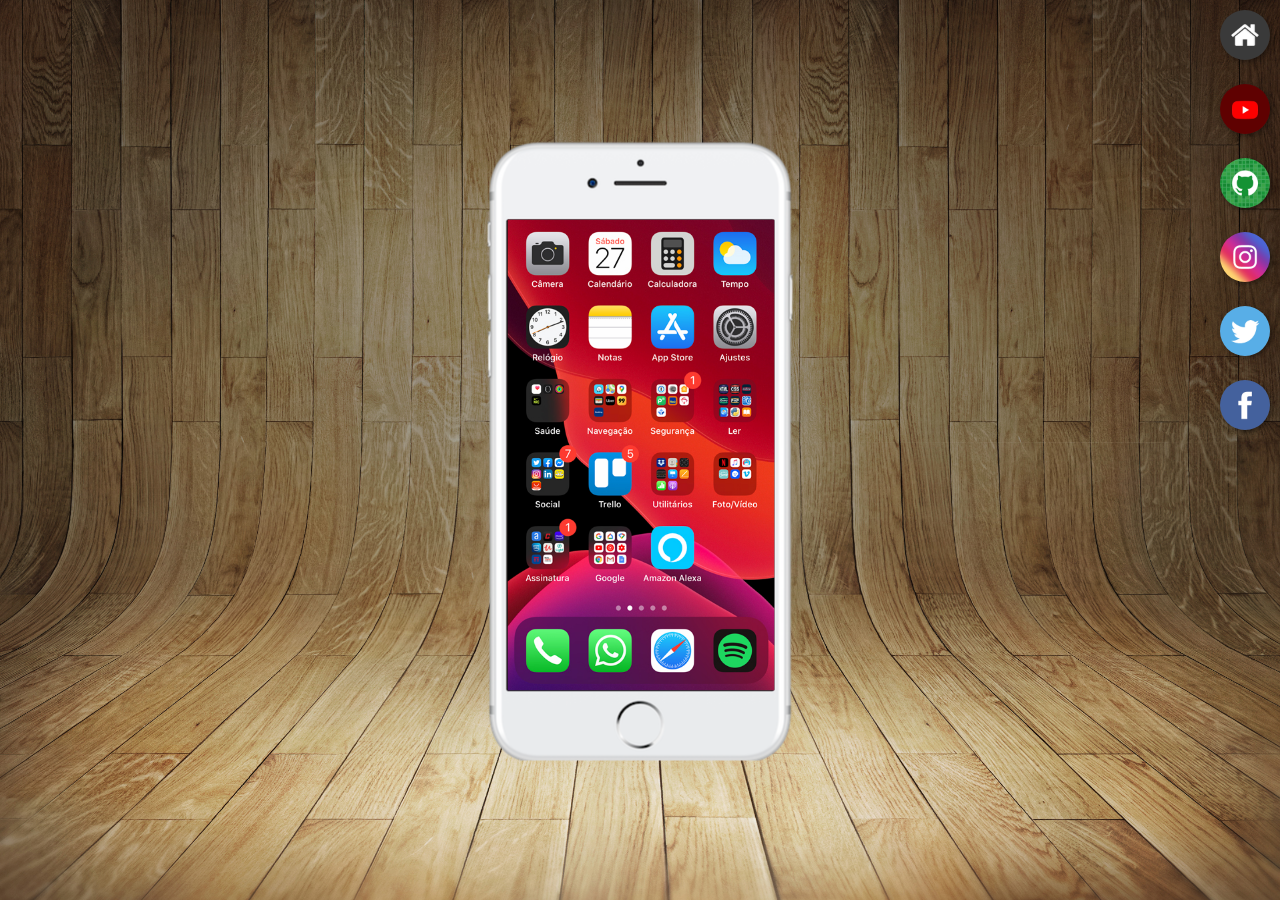
<file: index.html>
<!DOCTYPE html>
<html lang="pt-br">
<head>
    <meta charset="UTF-8">
    <meta name="viewport" content="width=device-width, initial-scale=1.0">
    <title>Projeto Redes Sociais</title>
    <link rel="shortcut icon" href="favicon.ico" type="image/x-icon">
    <link rel="stylesheet" href="estilos/style.css">
</head>
<body>
    <main>
        <section id="telefone">
            <iframe src="home.html" name="tela" id="tela" frameborder="0">
                Seu navegador não é compatível com isso.
            </iframe>
        </section>
        <section id="redes-sociais">

            <a href="home.html" target="tela"><img src="imagens/logo-home.jpg" alt="Home"></a> <br>

            <a href="youtube.html" target="tela"><img src="imagens/logo-youtube.jpg" alt="YouTube"></a> <br>        

            <a href="github.html" target="tela"><img src="imagens/logo-github.jpg" alt="Github"></a> <br>

            <a href="instagram.html" target="tela"><img src="imagens/logo-instagram.jpg" alt="Instagram"></a> <br>

            <a href="twitter.html" target="tela"><img src="imagens/logo-twitter.jpg" alt="Twitter"></a> <br>

            <a href="facebbook.html" target="tela"><img src="imagens/logo-facebook.jpg" alt="Facebook"></a> <br>
            

        </section>
    </main>
</body>
</html>
</file>
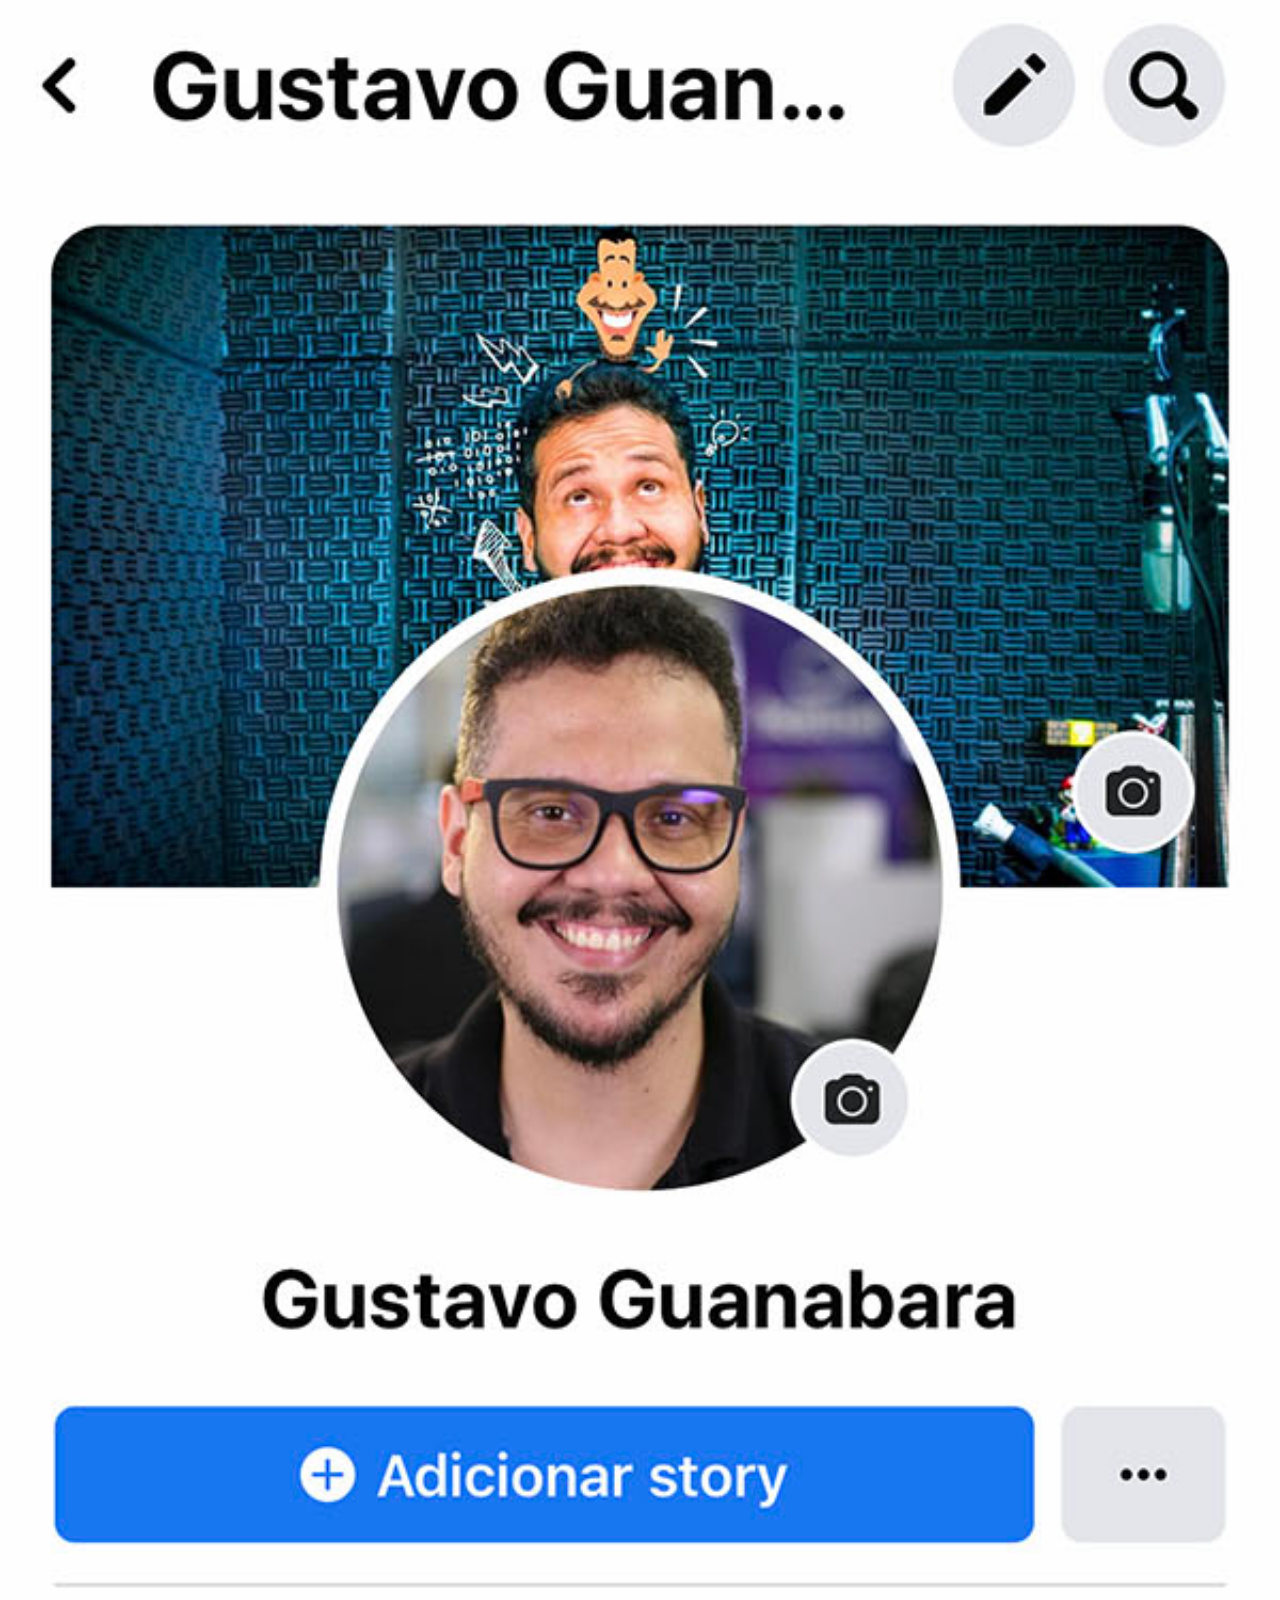
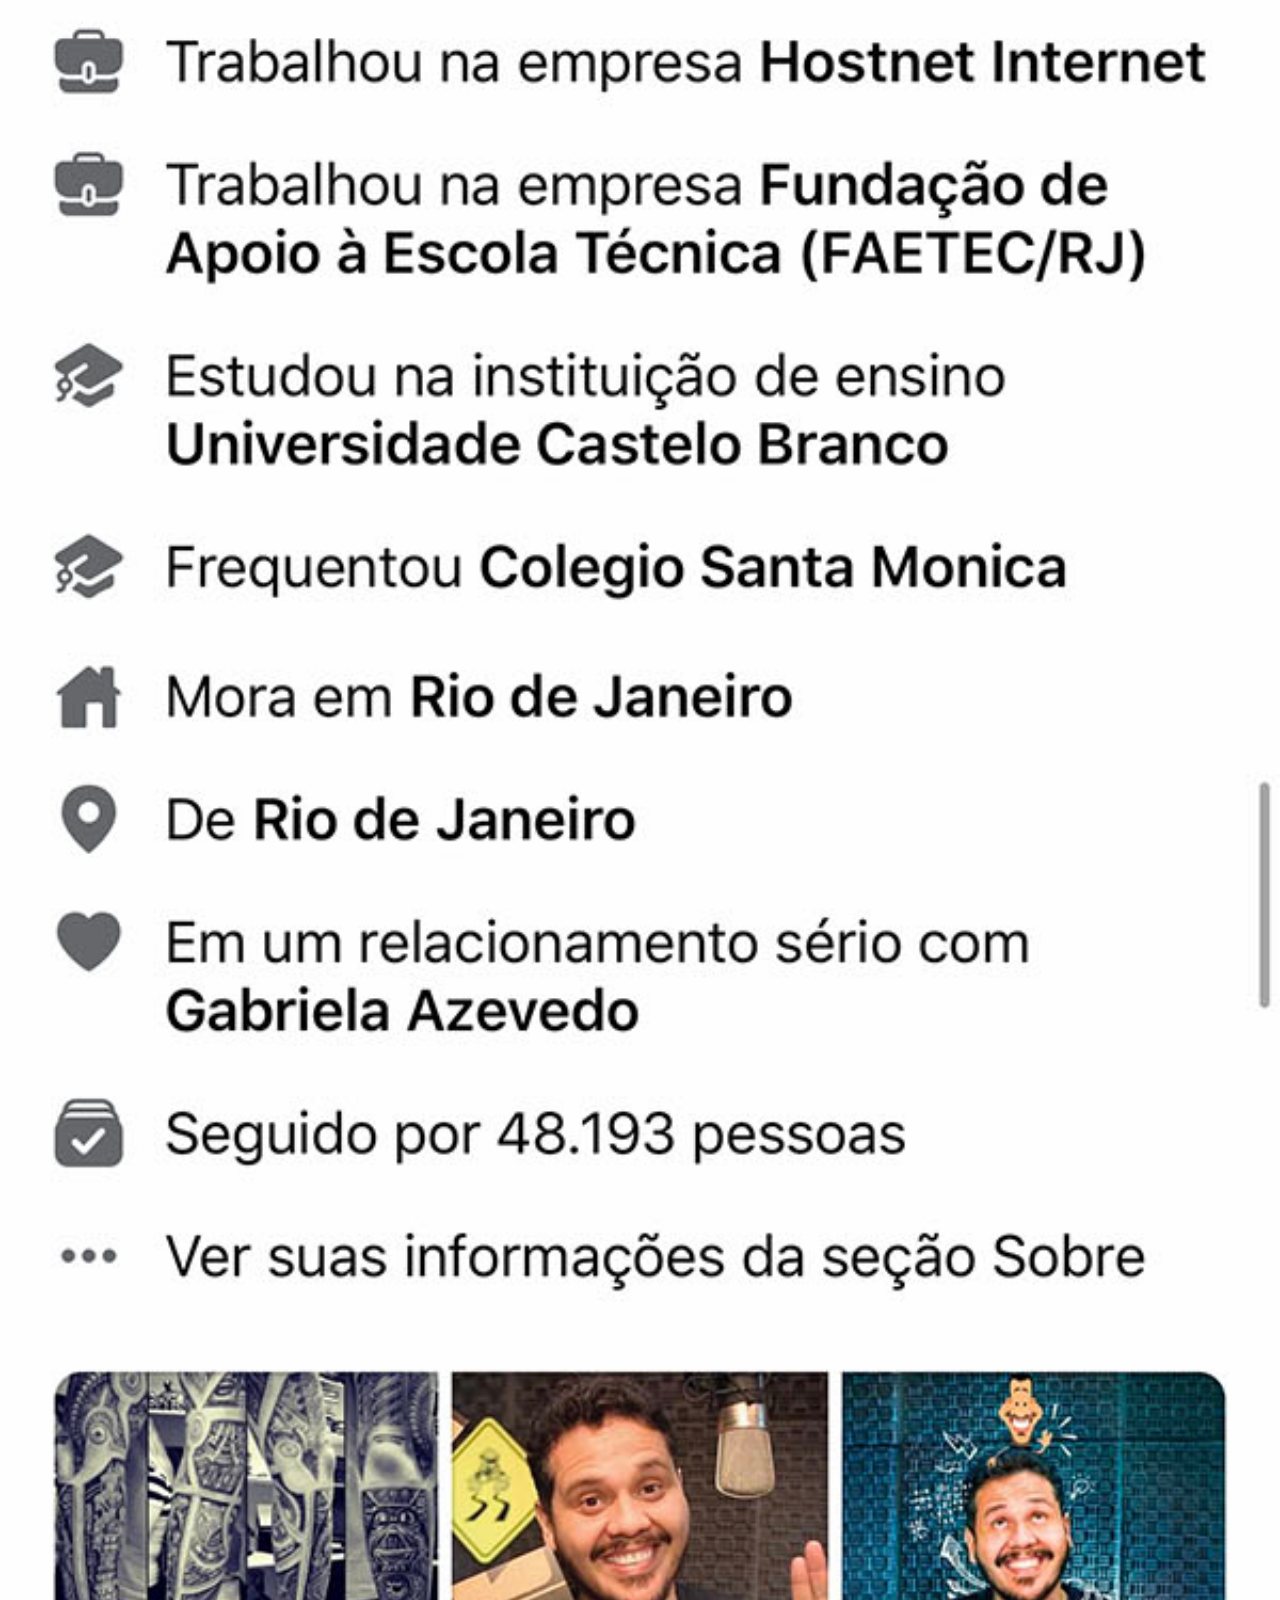
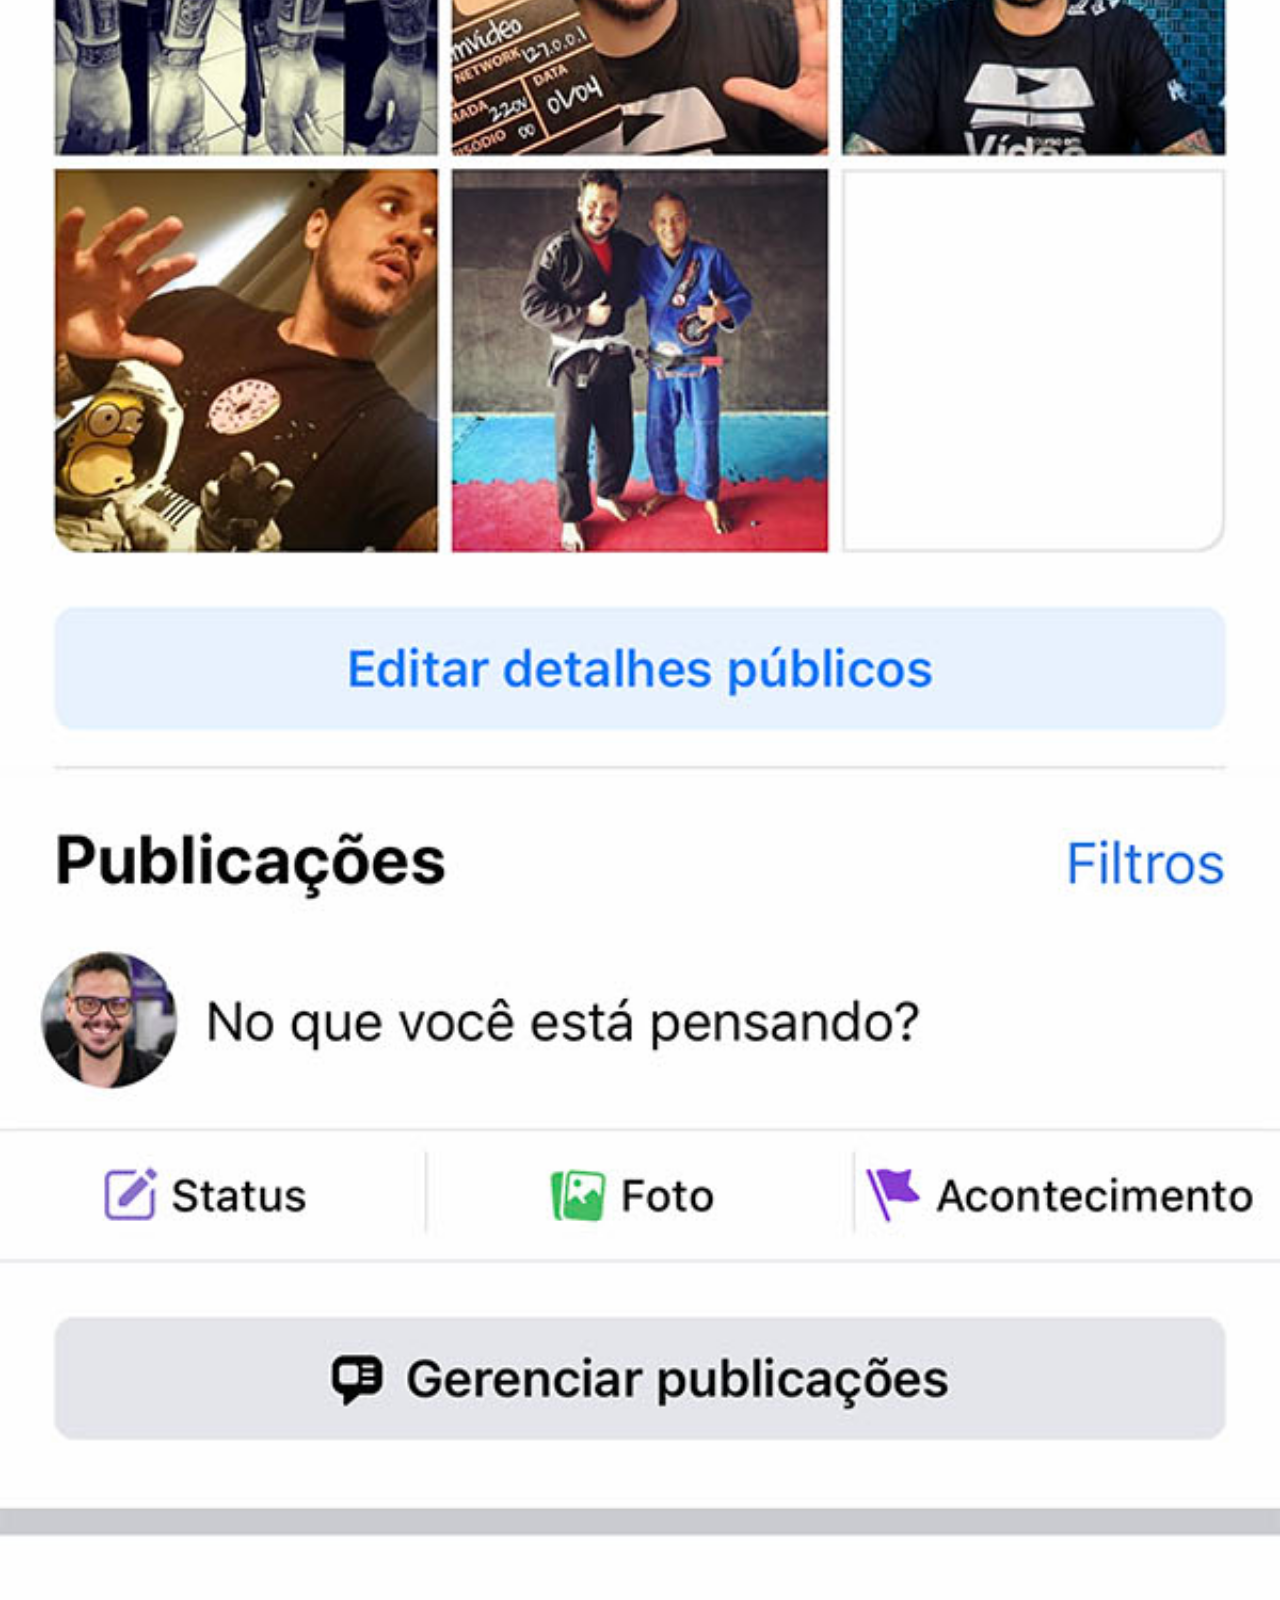
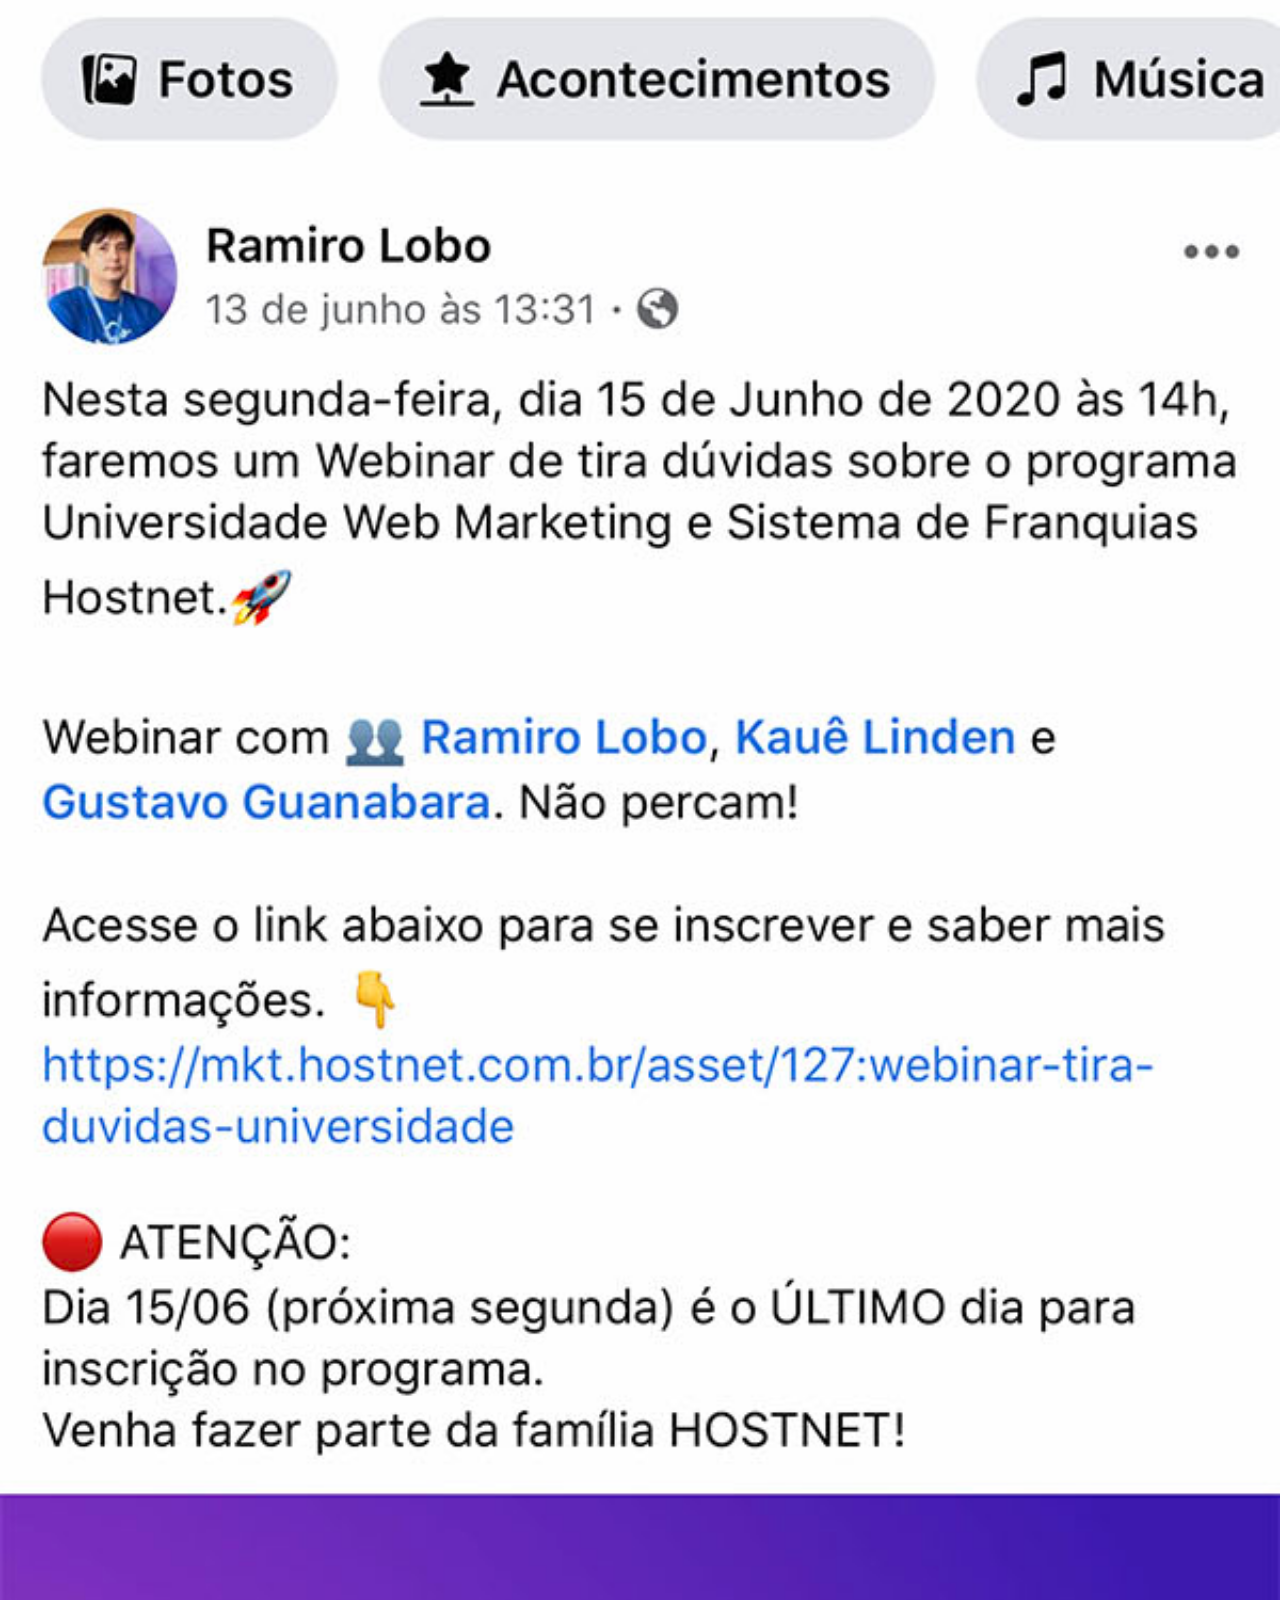
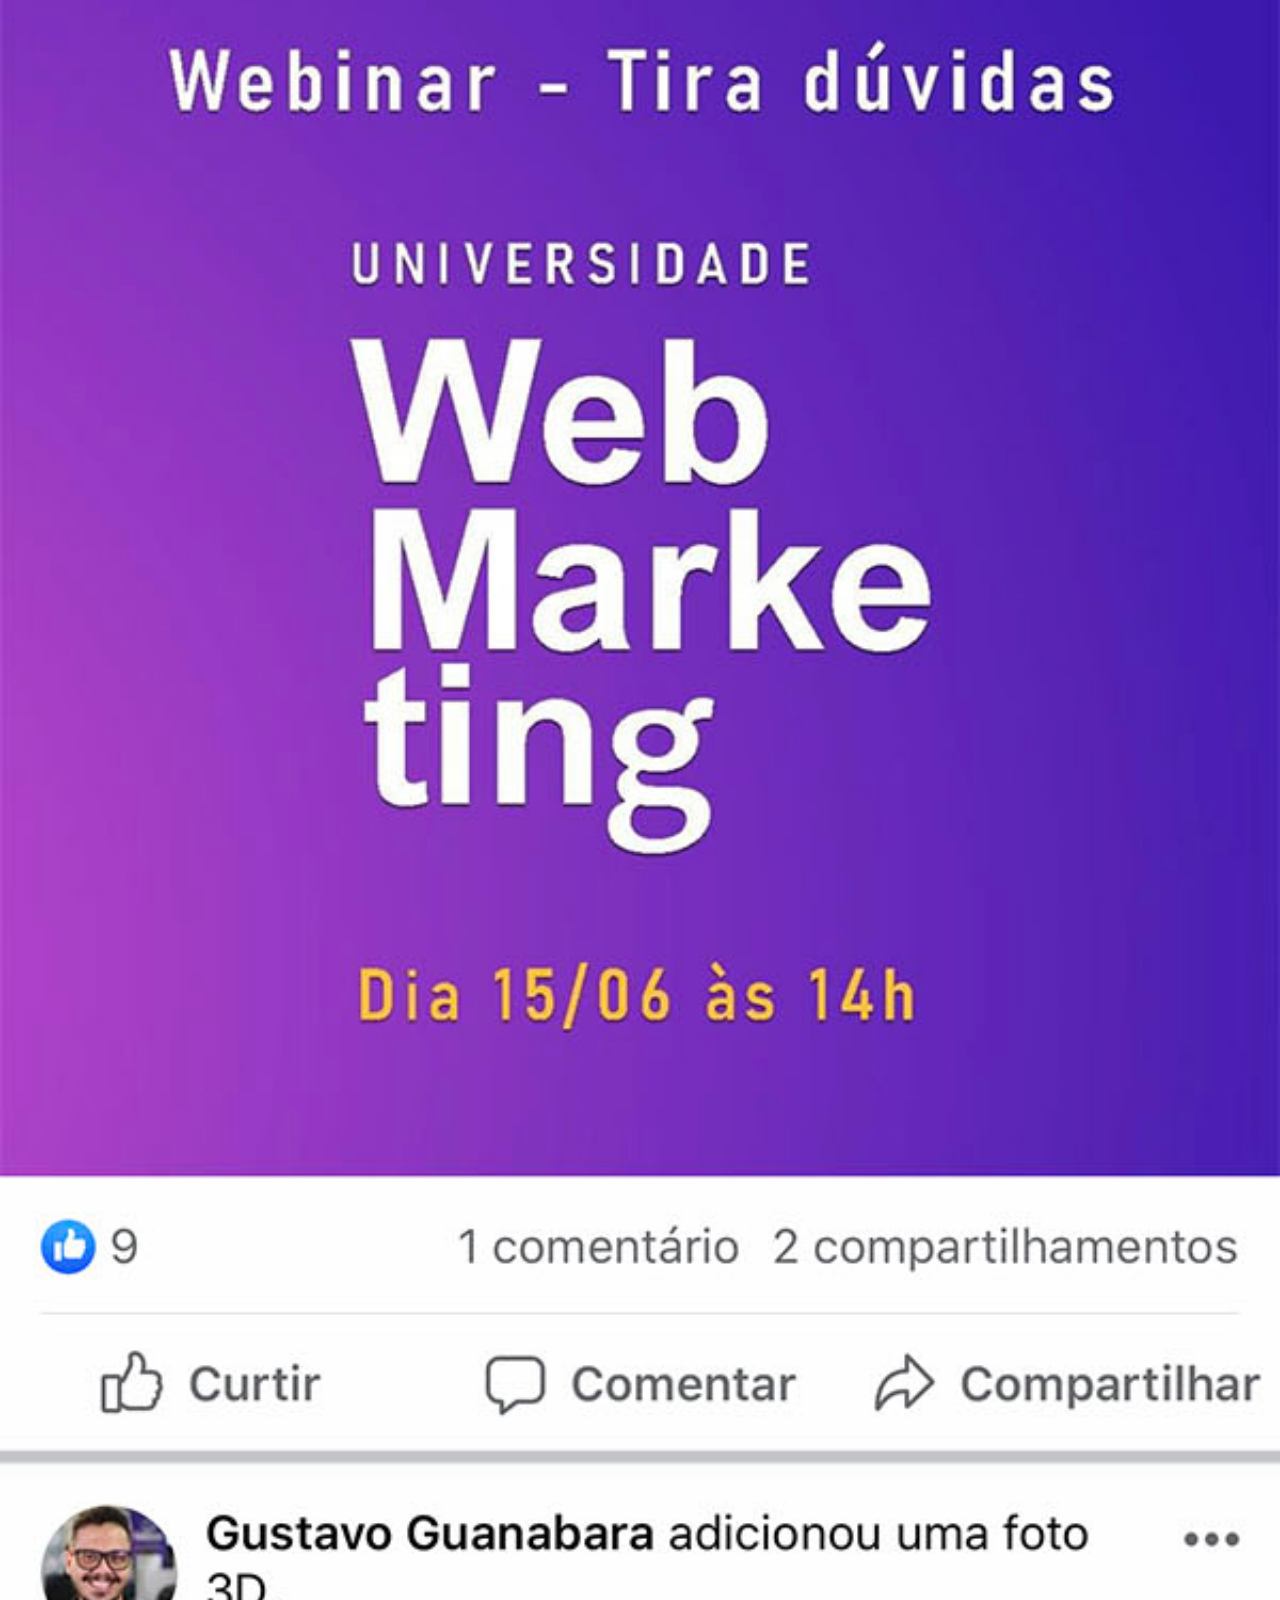
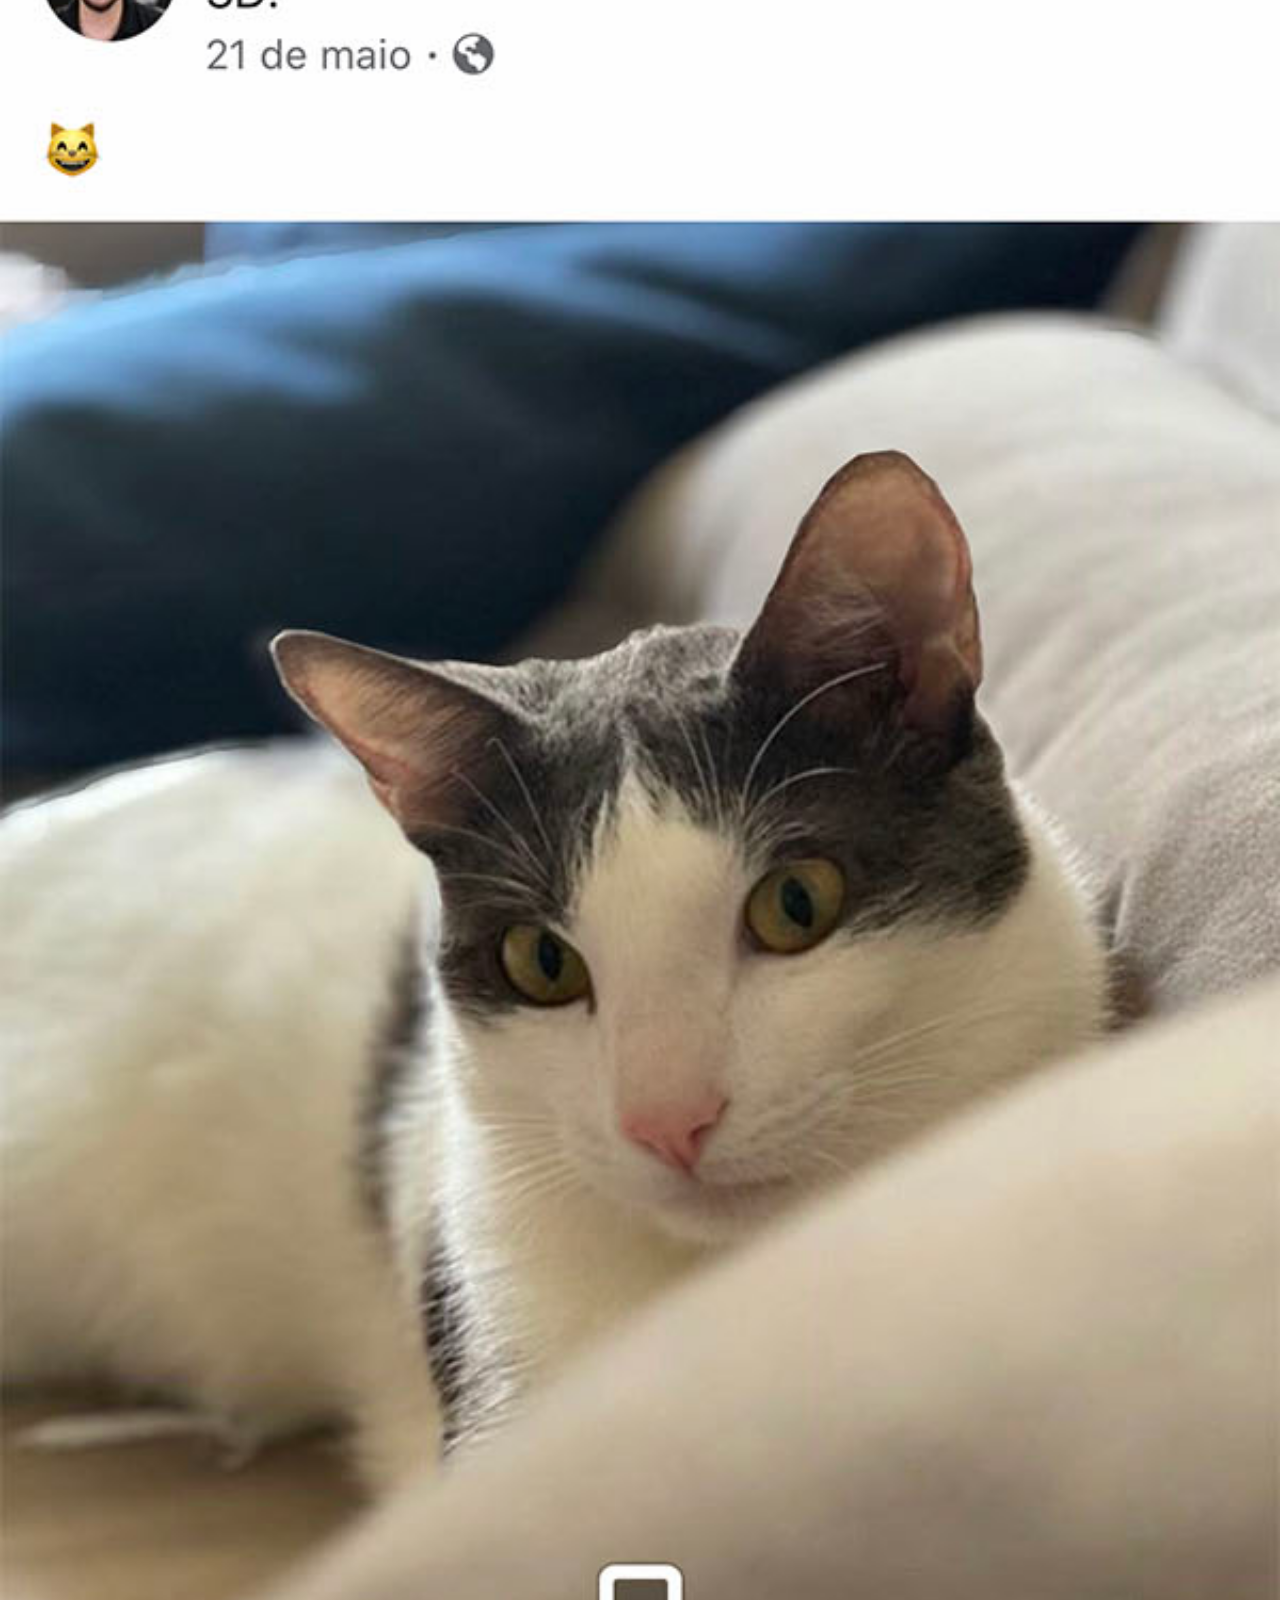
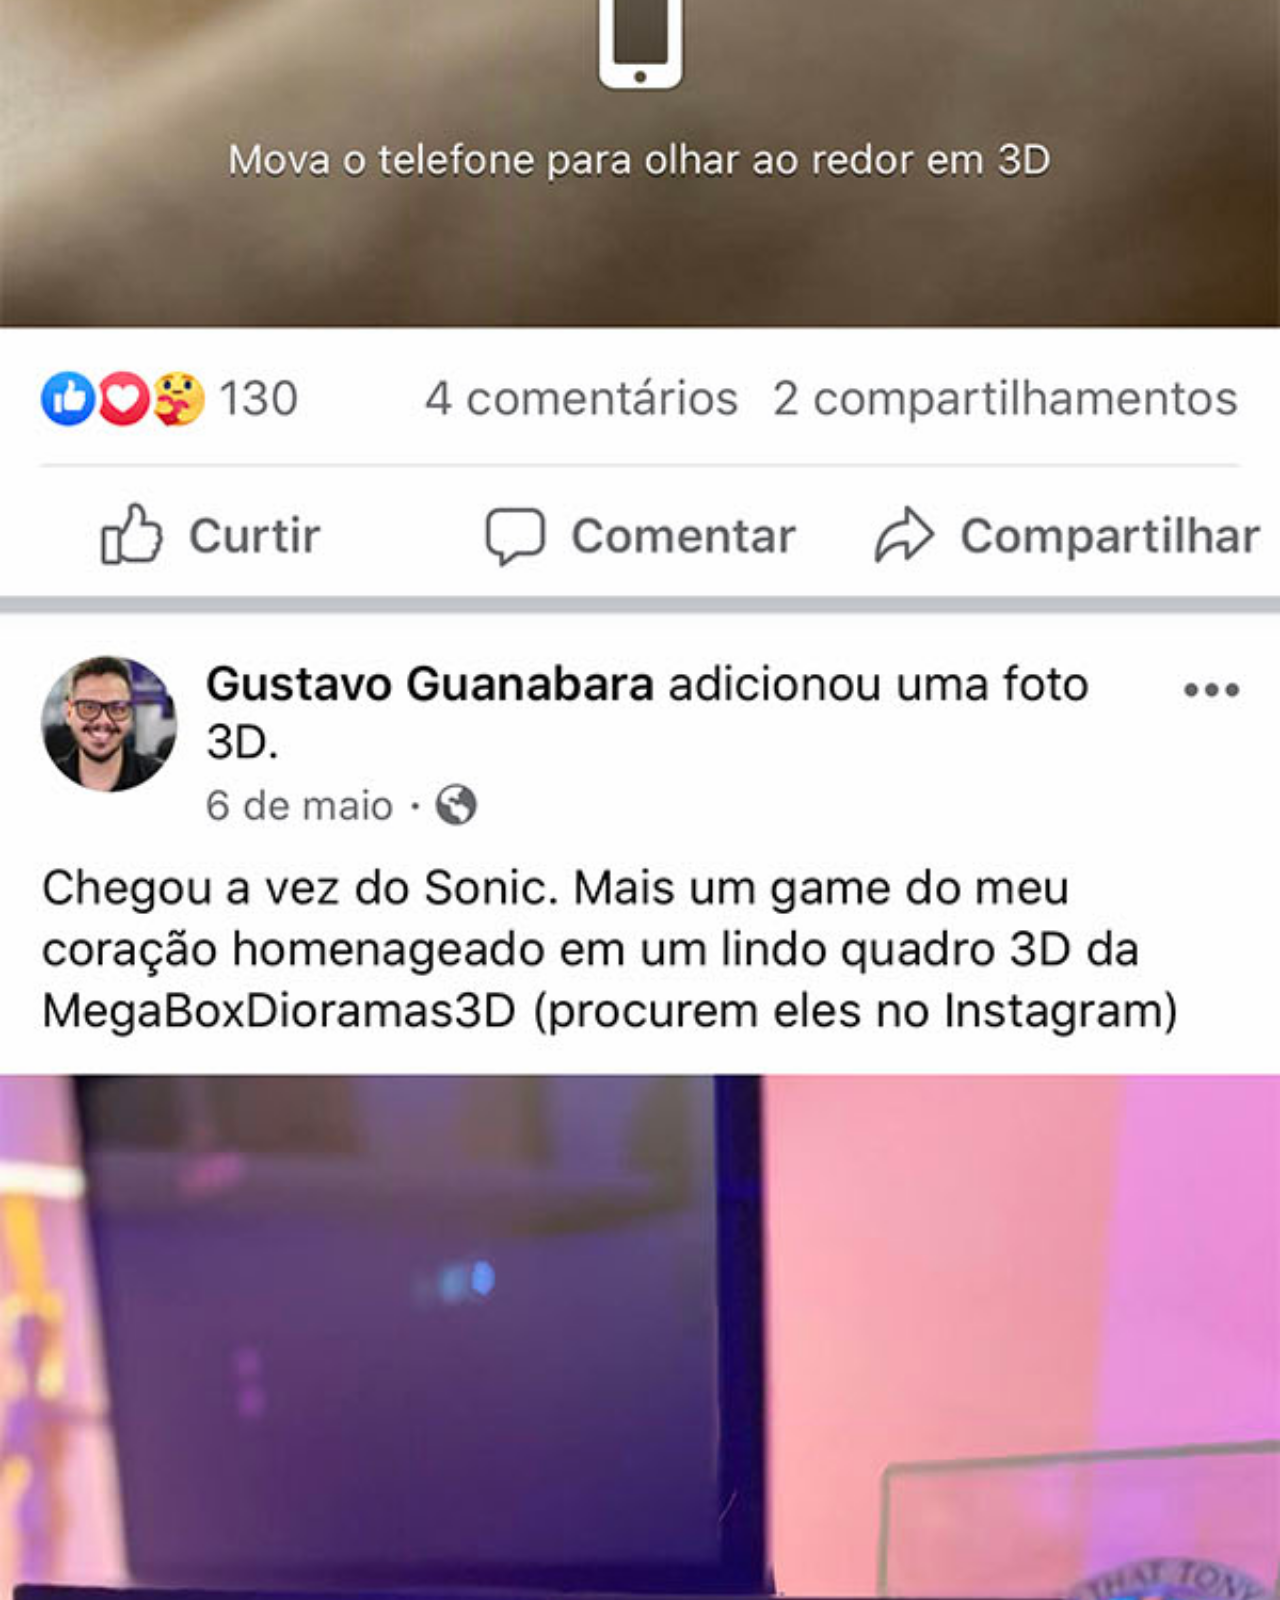
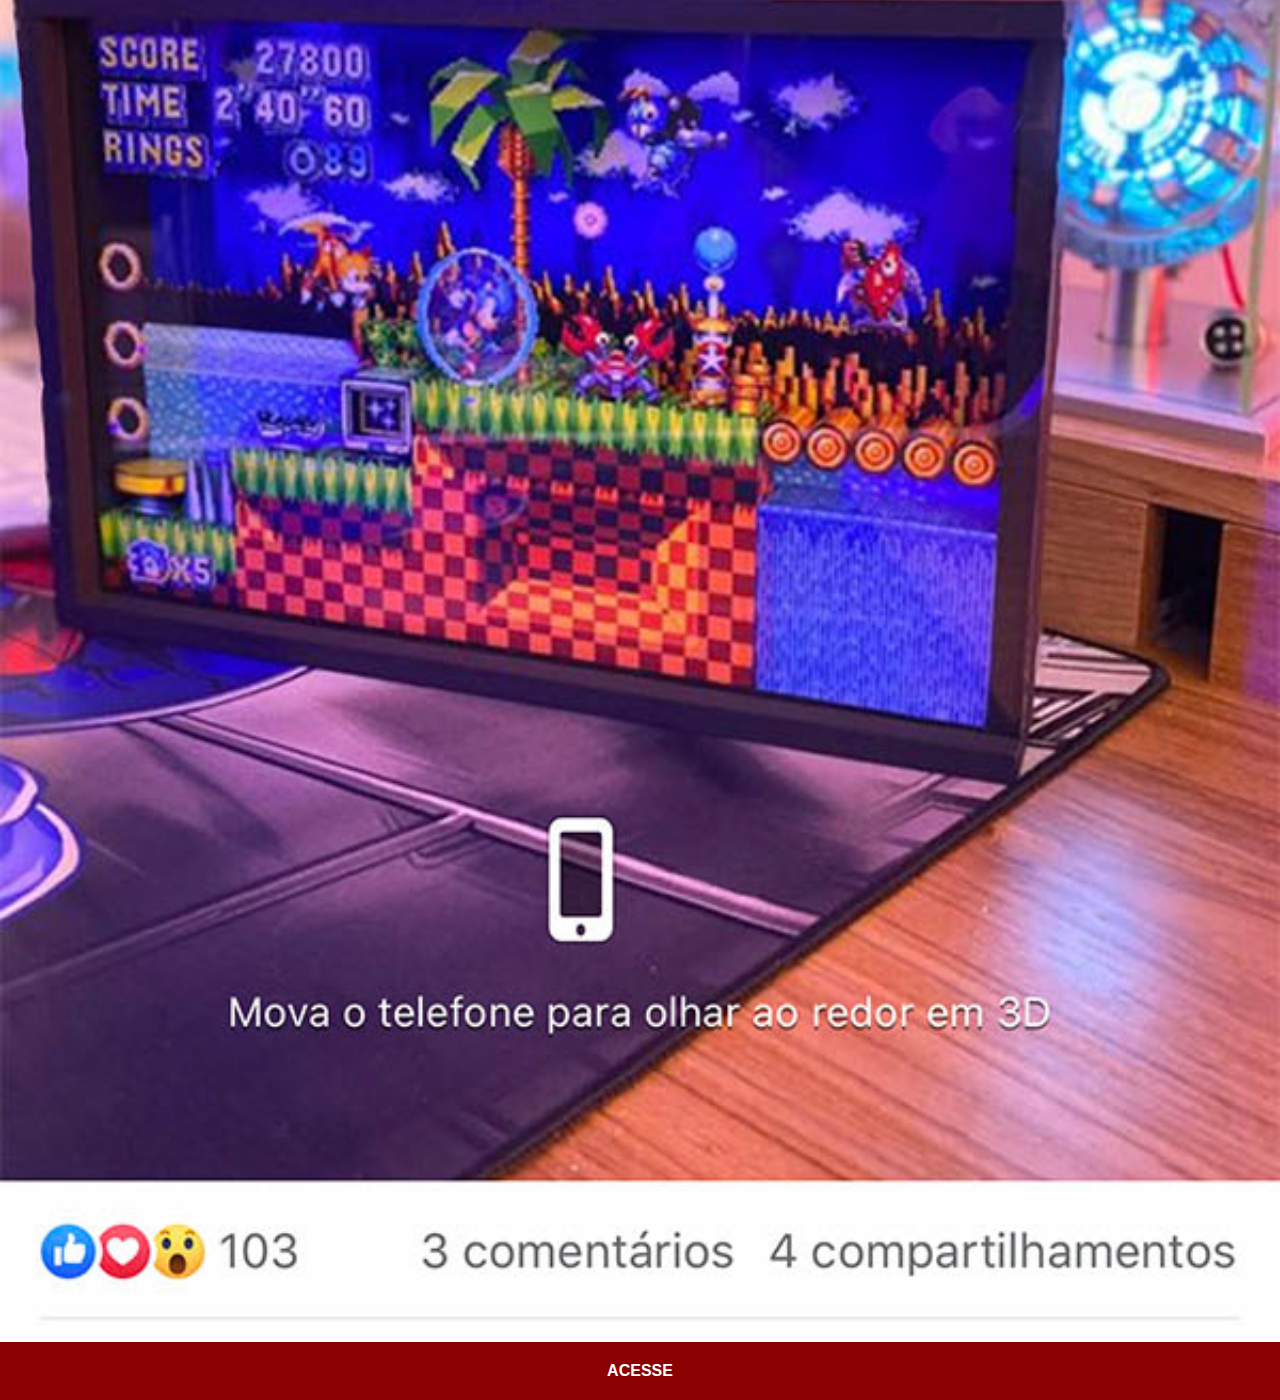
<file: facebbook.html>
<!DOCTYPE html>
<html lang="pt-br">
<head>
    <meta charset="UTF-8">
    <meta name="viewport" content="width=device-width, initial-scale=1.0">
    <title>Facebook</title>
    <link rel="stylesheet" href="estilos/social.css">
</head>
<body>
    <img src="imagens/tela-facebook.jpg" alt="Facebook">
    <a href="#" target="_blank">ACESSE</a>
</body>
</html>
</file>
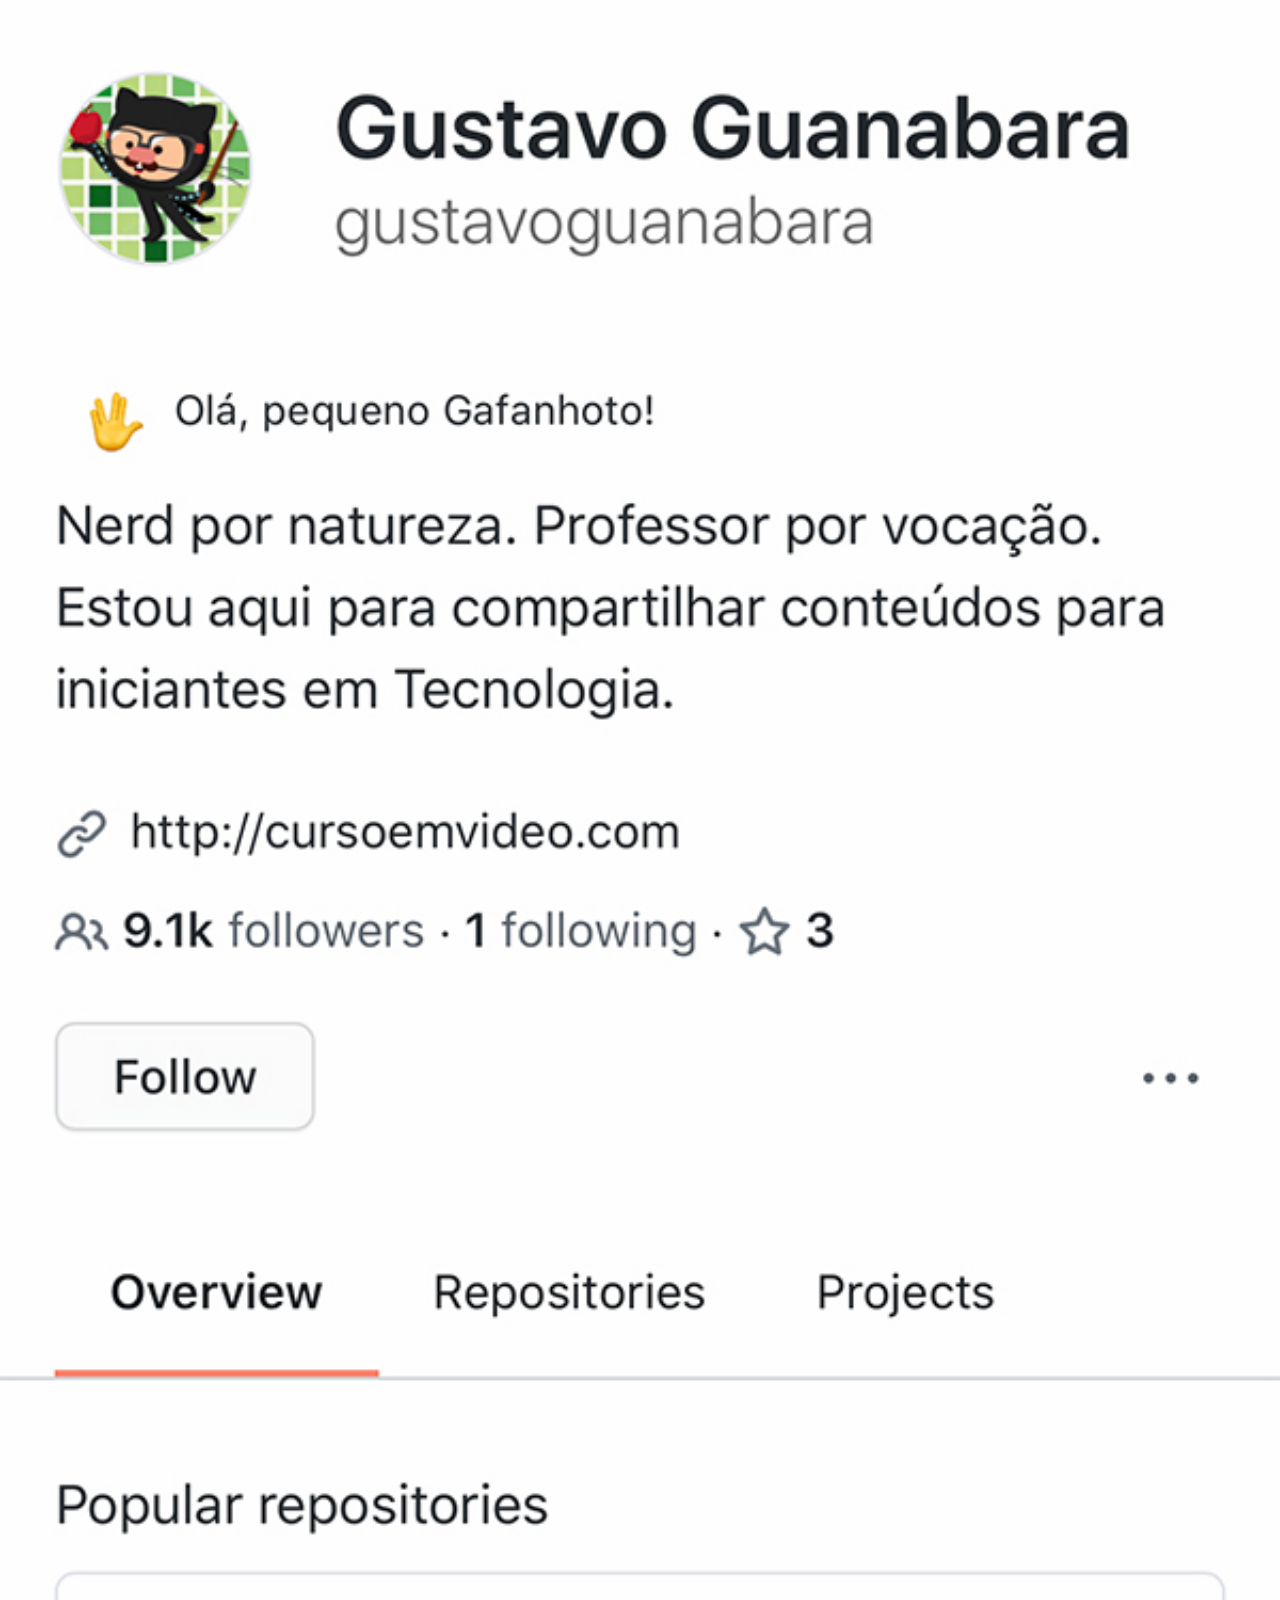
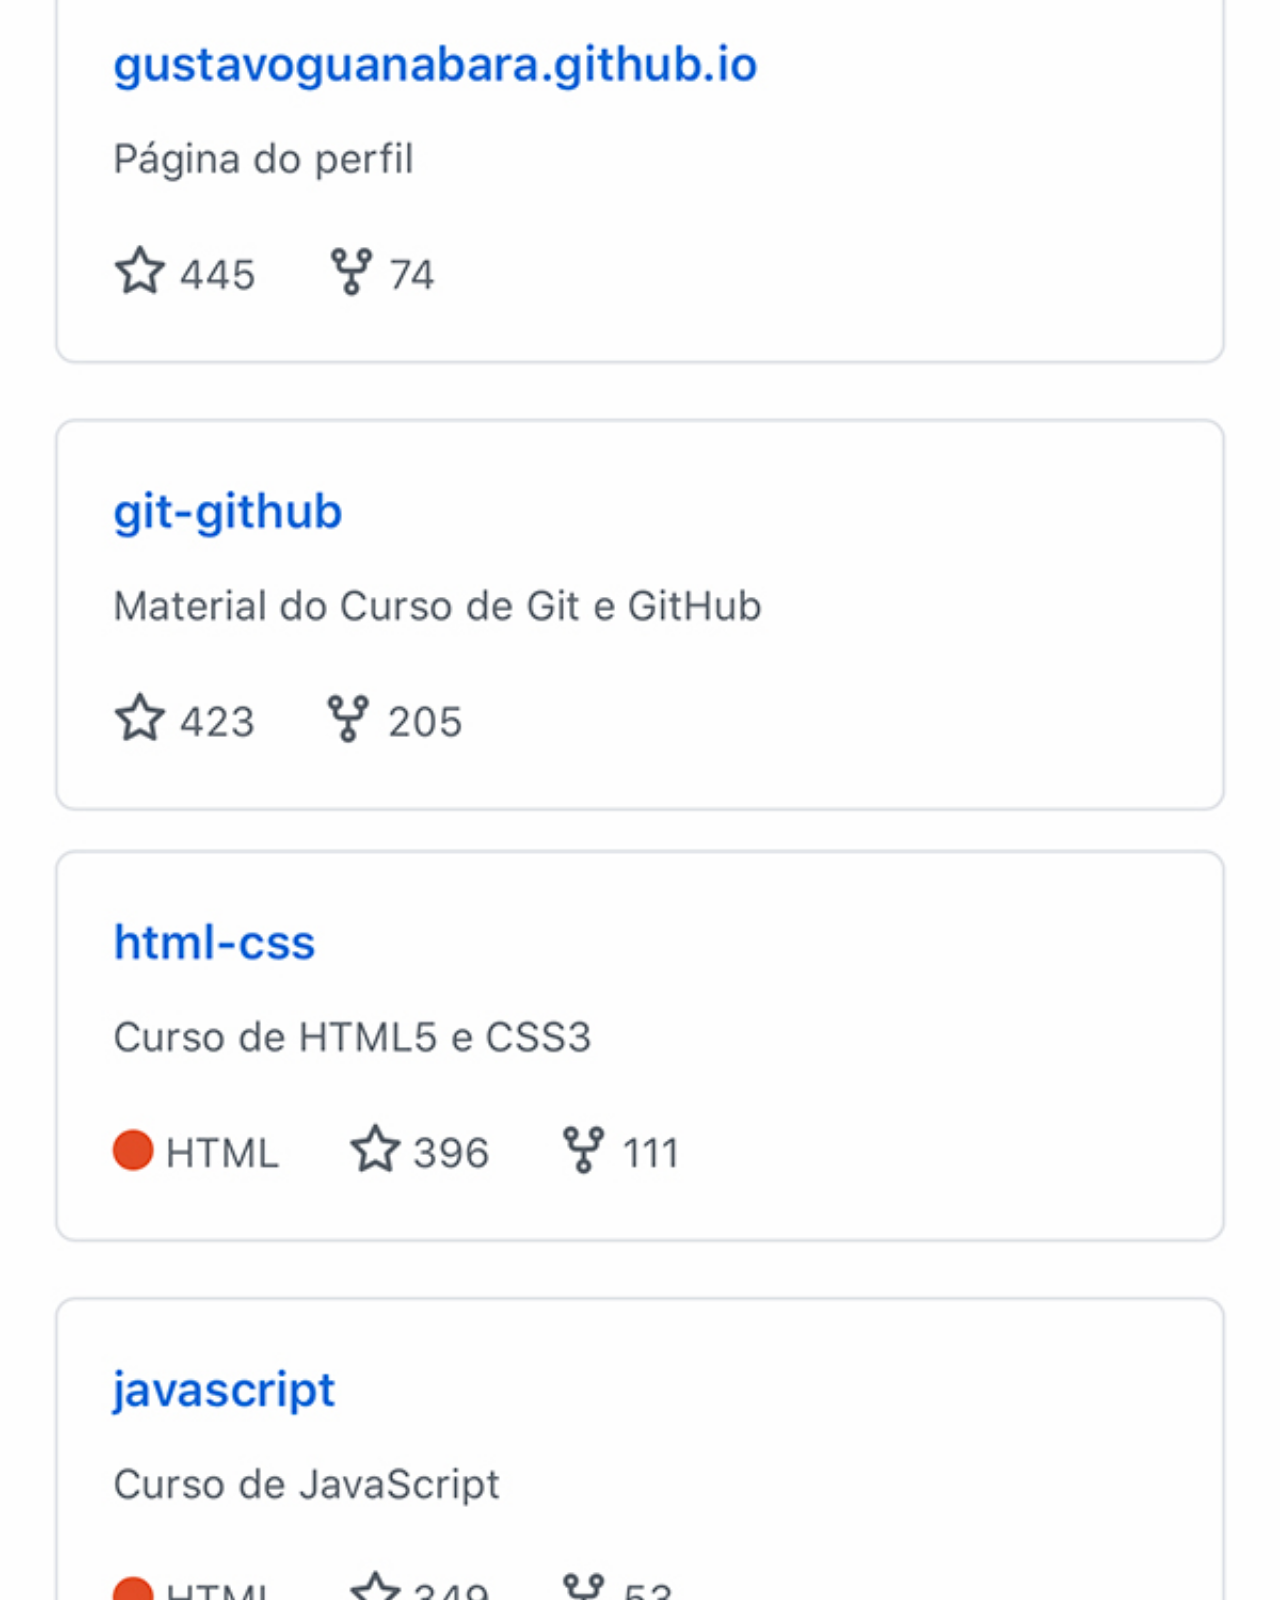
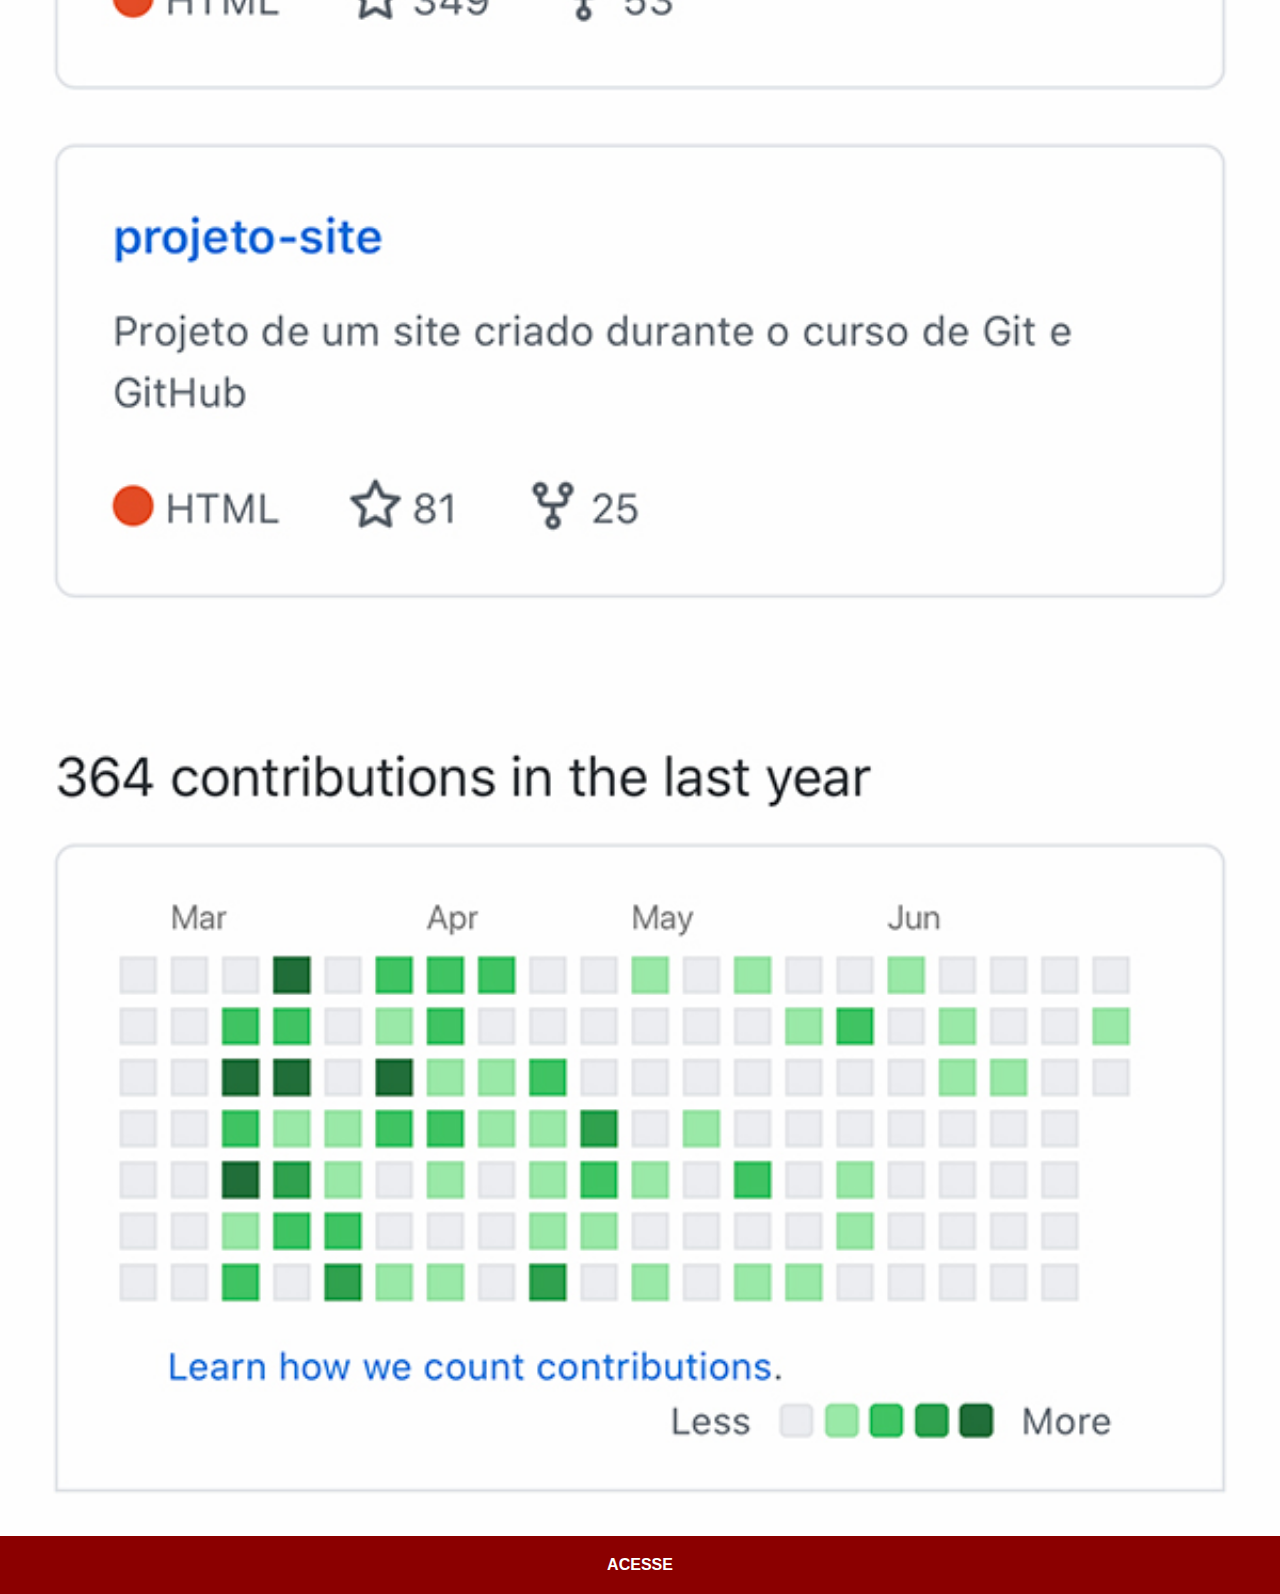
<file: github.html>
<!DOCTYPE html>
<html lang="pt-br">
<head>
    <meta charset="UTF-8">
    <meta name="viewport" content="width=device-width, initial-scale=1.0">
    <title>Github</title>
    <link rel="stylesheet" href="estilos/social.css">
</head>
<body>
    <img src="imagens/tela-github.jpg" alt="Github">
    <a href="https://gustavoguanabara.github.io/" target="_blank">ACESSE</a>
</body>
</html>
</file>
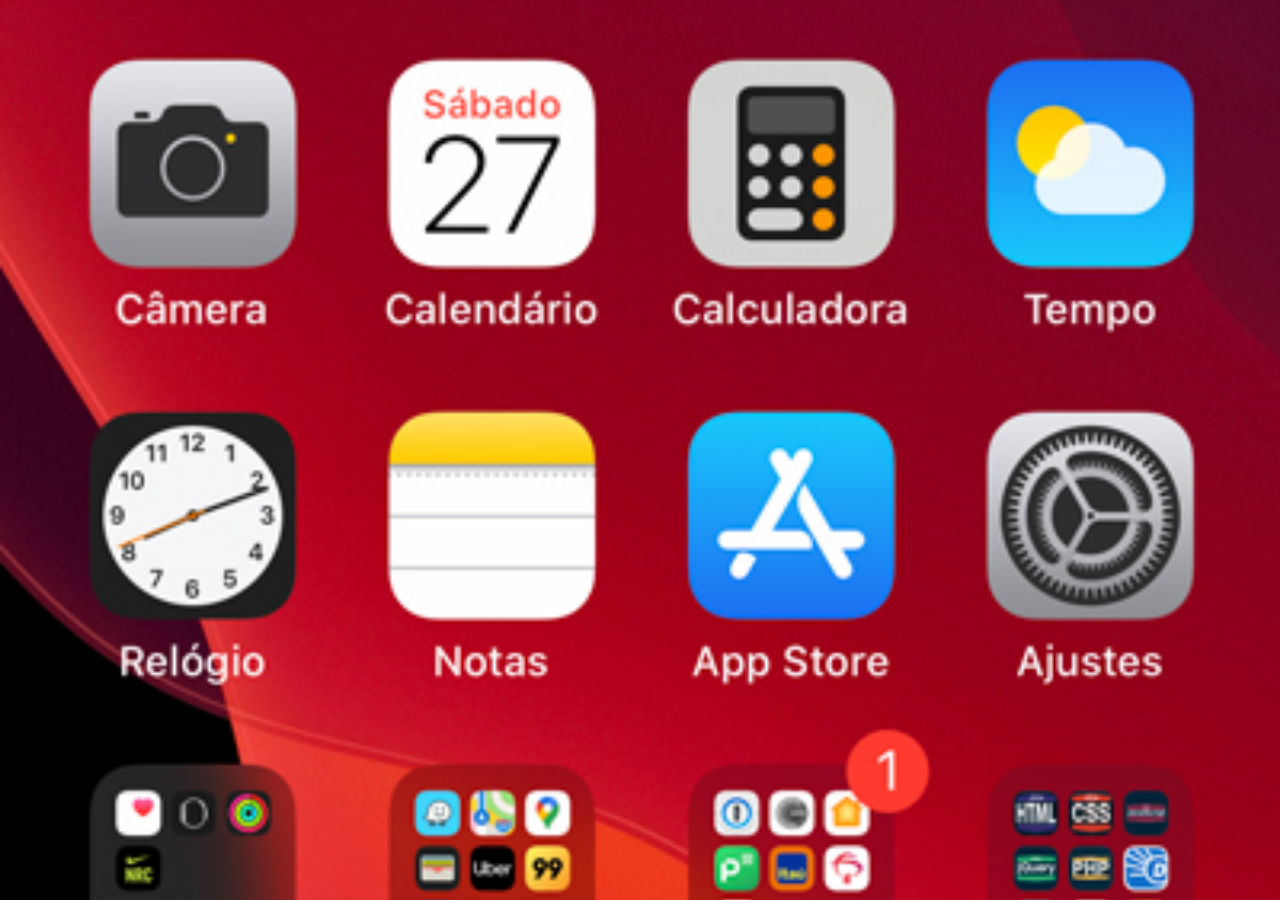
<file: home.html>
<!DOCTYPE html>
<html lang="pt-br">
<head>
    <meta charset="UTF-8">
    <meta name="viewport" content="width=device-width, initial-scale=1.0">
    <title>Home</title>
    <style>
        * {
            margin: 0px;
            padding: 0px;
        }

        body {
            width: 100vw;
            height: 100vh;
            background: black url(imagens/tela-home.jpg) no-repeat top center;
            background-size: cover;
        }
    </style>
</head>
<body>
    
</body>
</html>
</file>
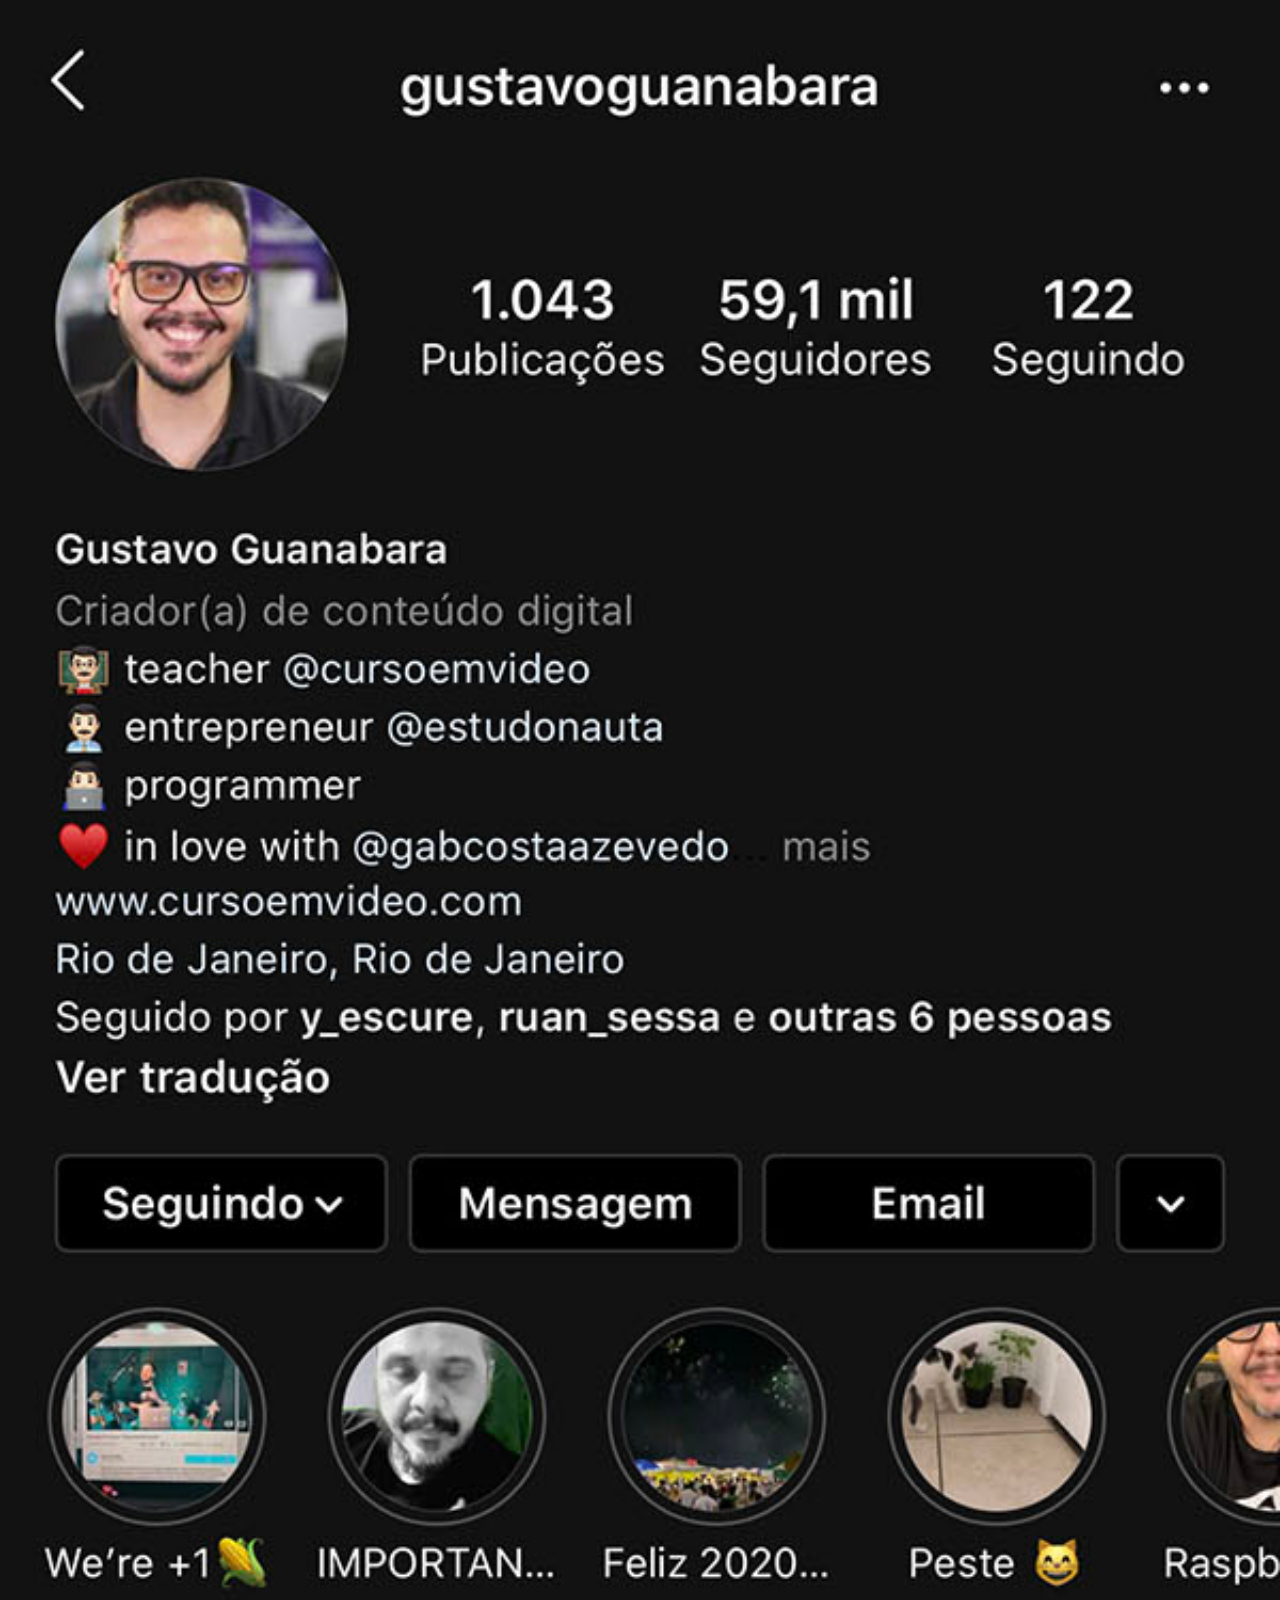
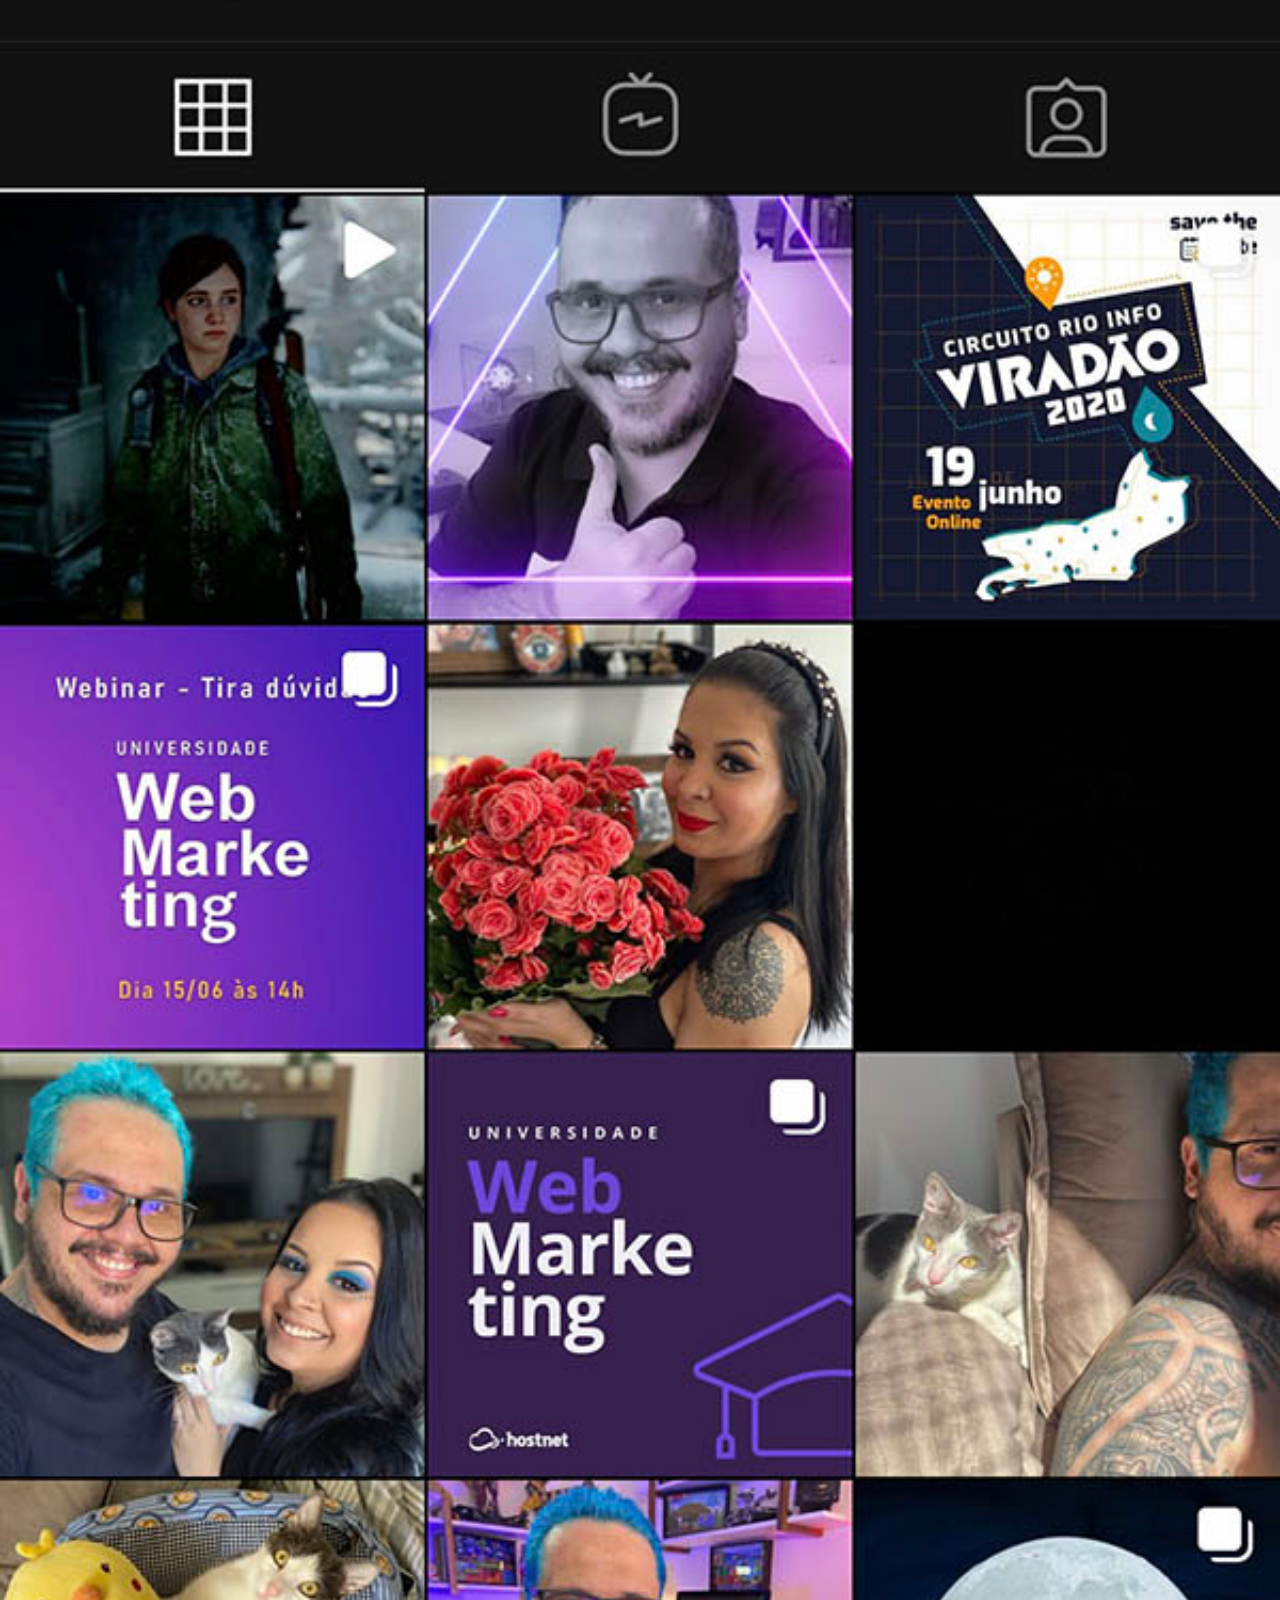
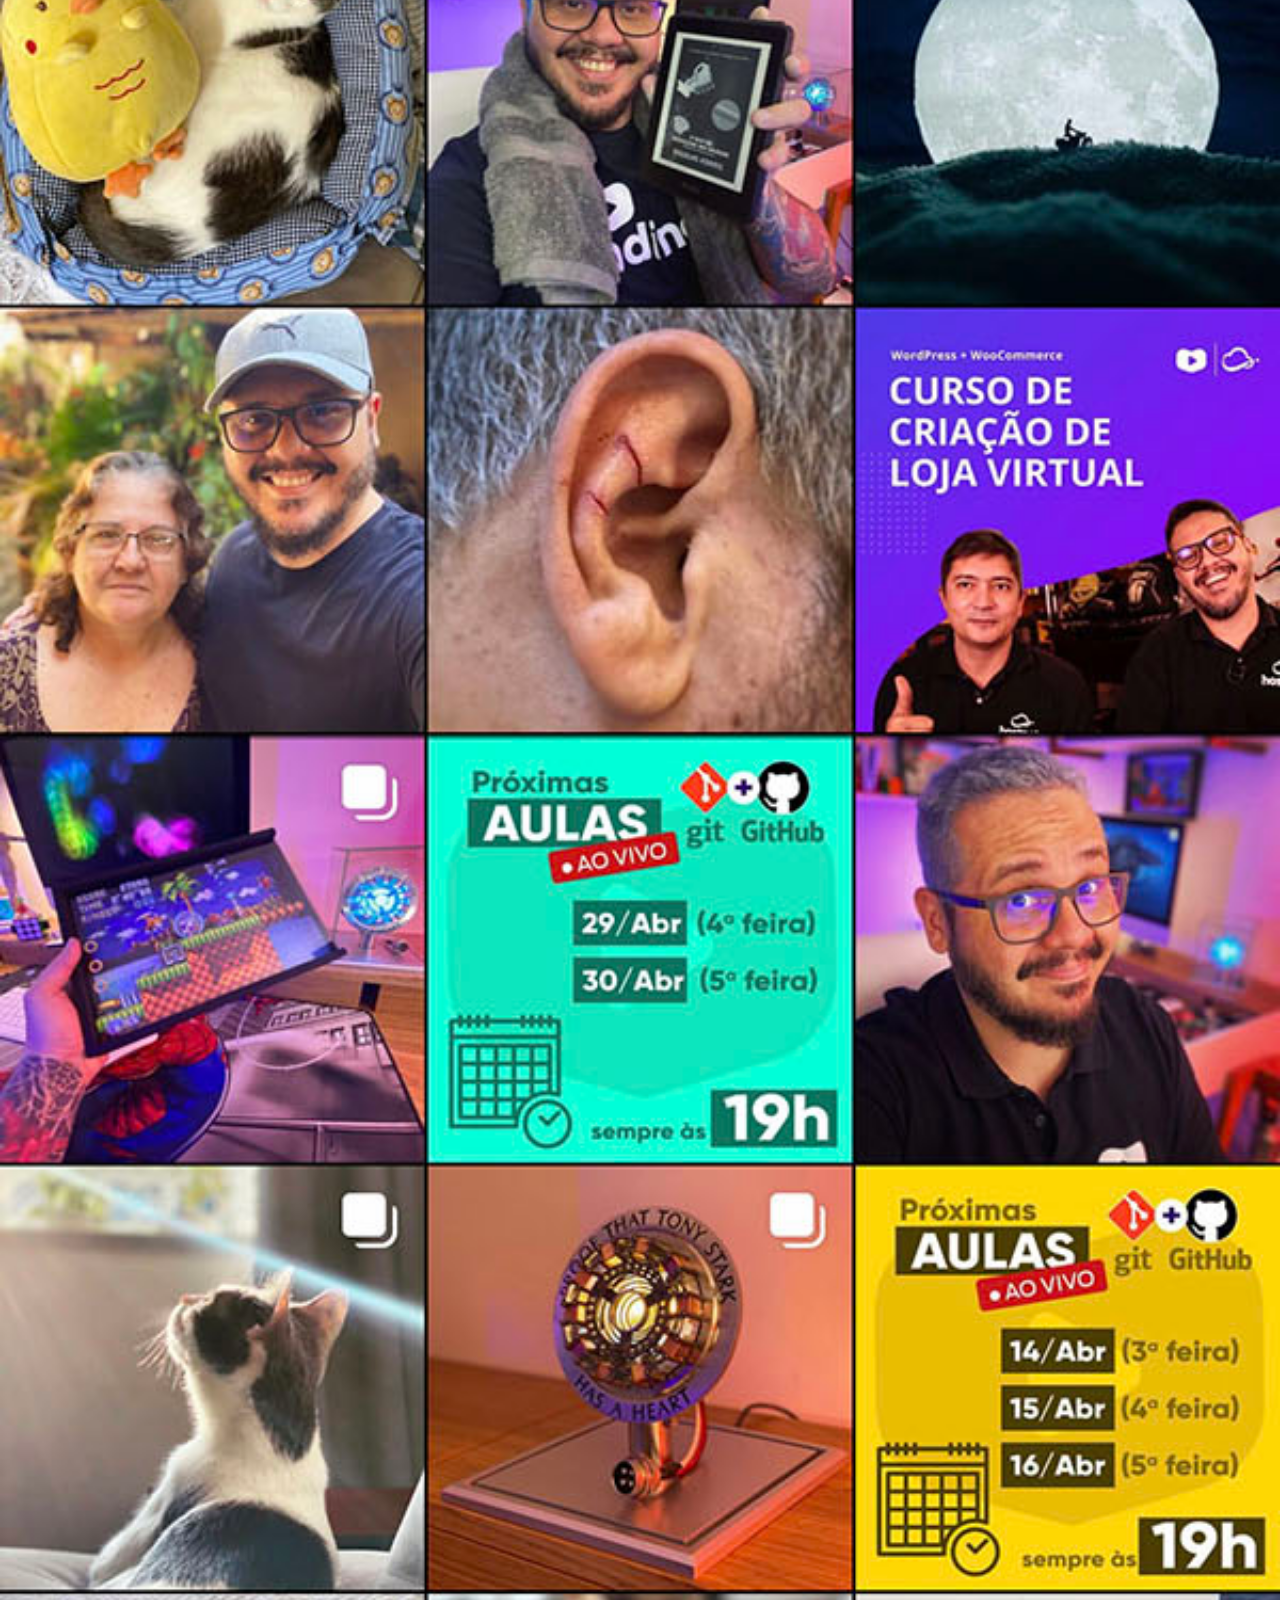
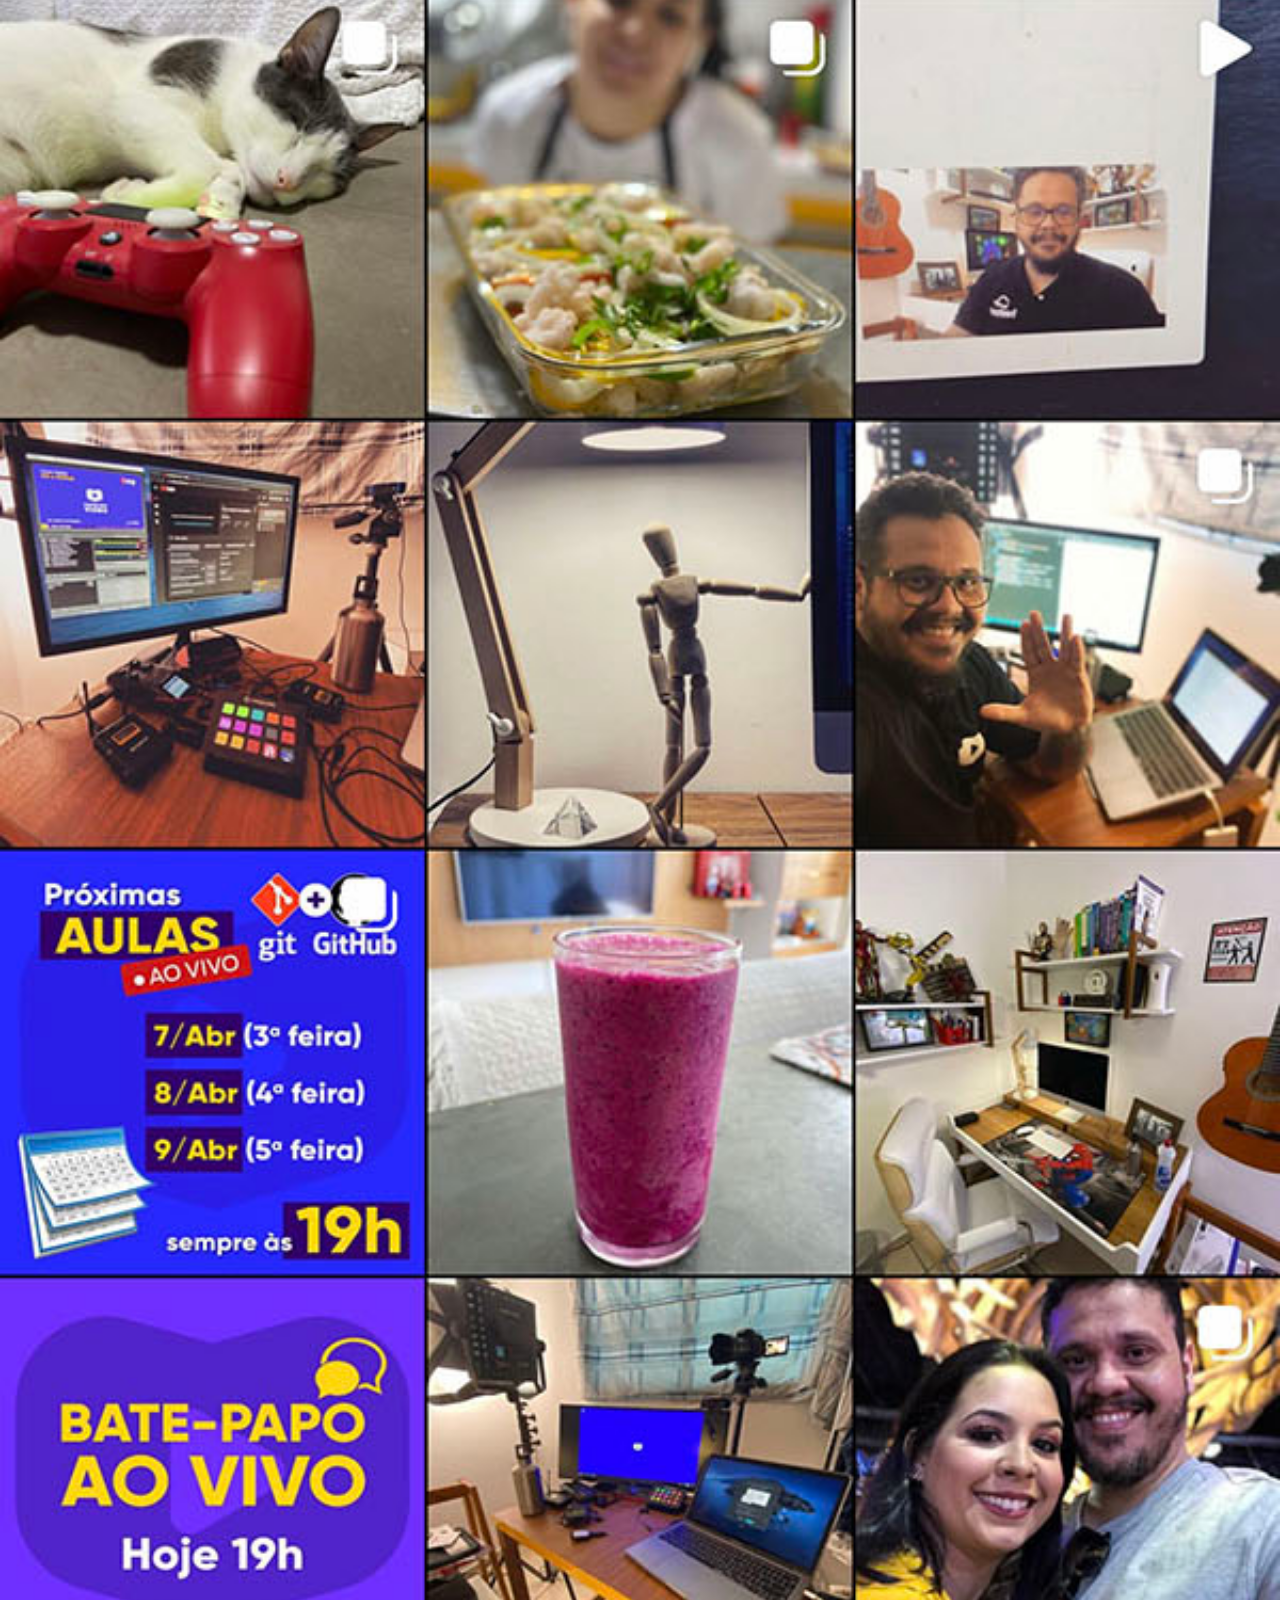
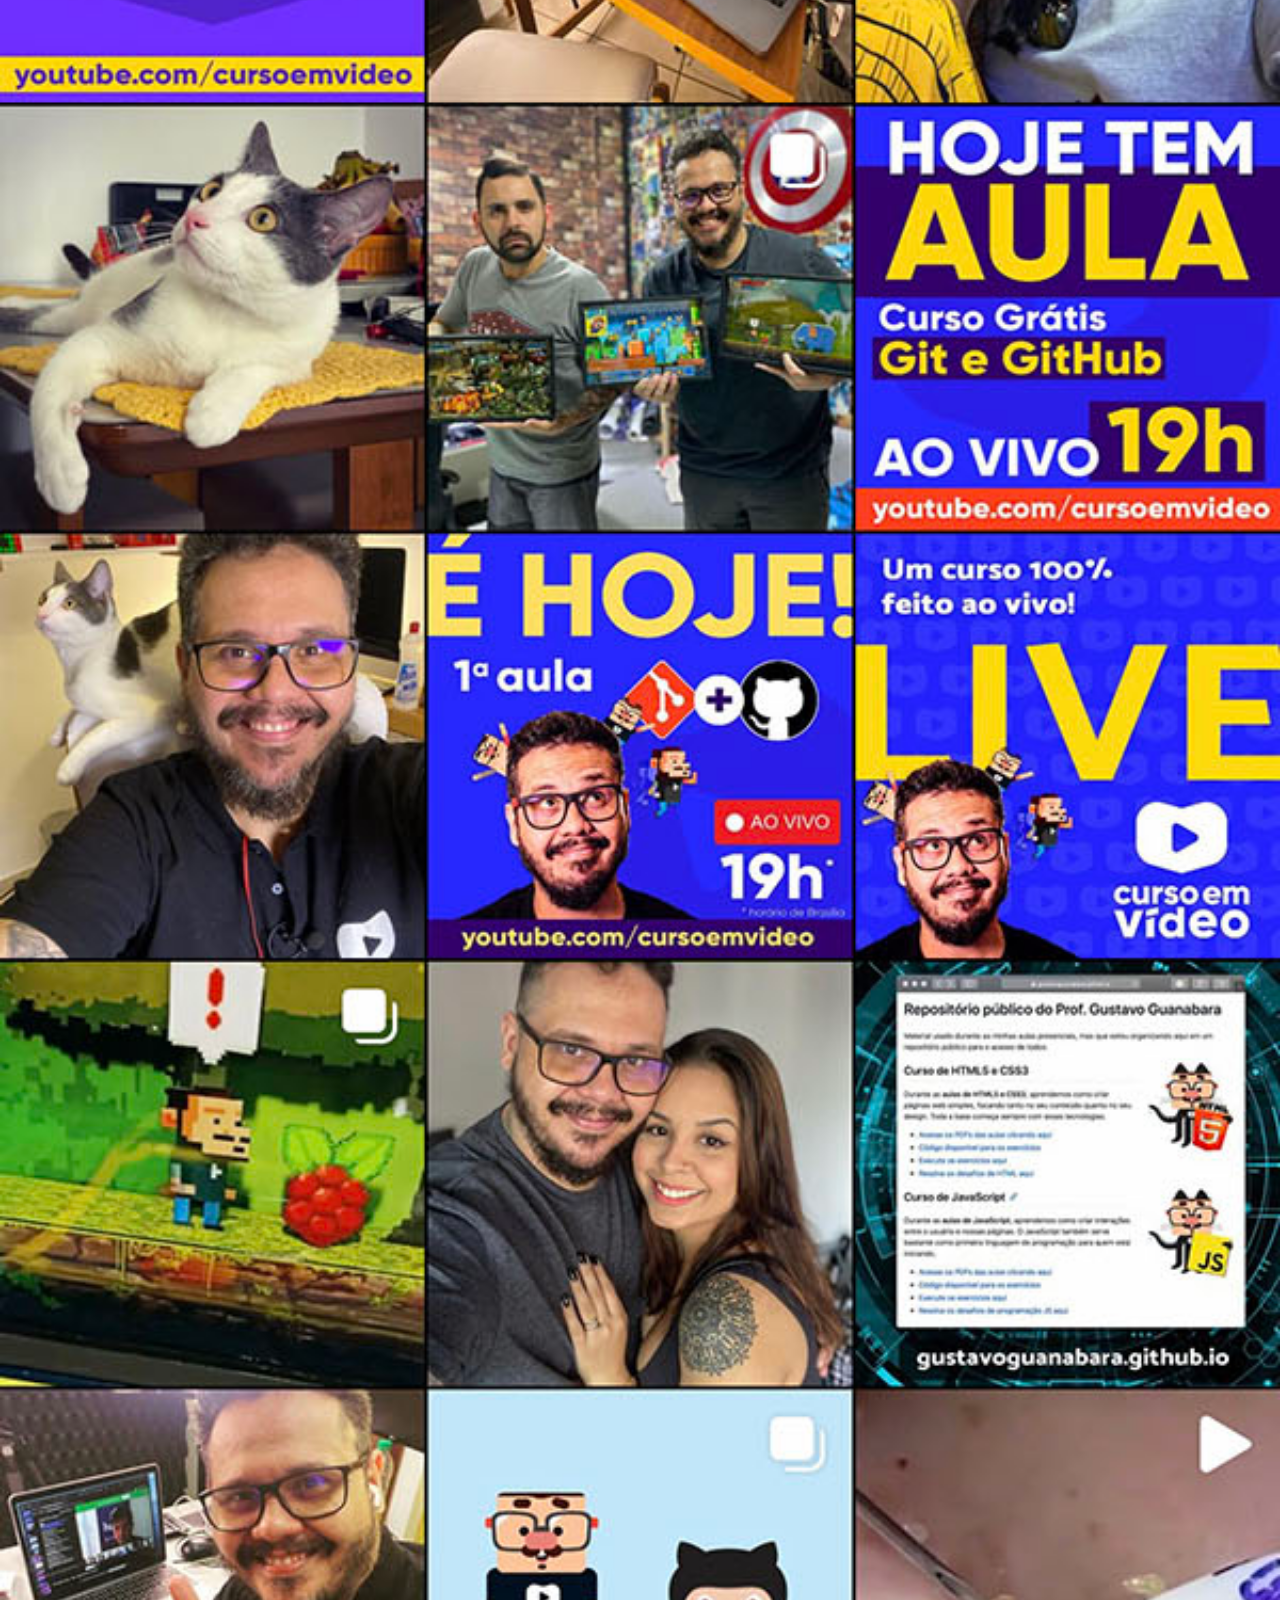
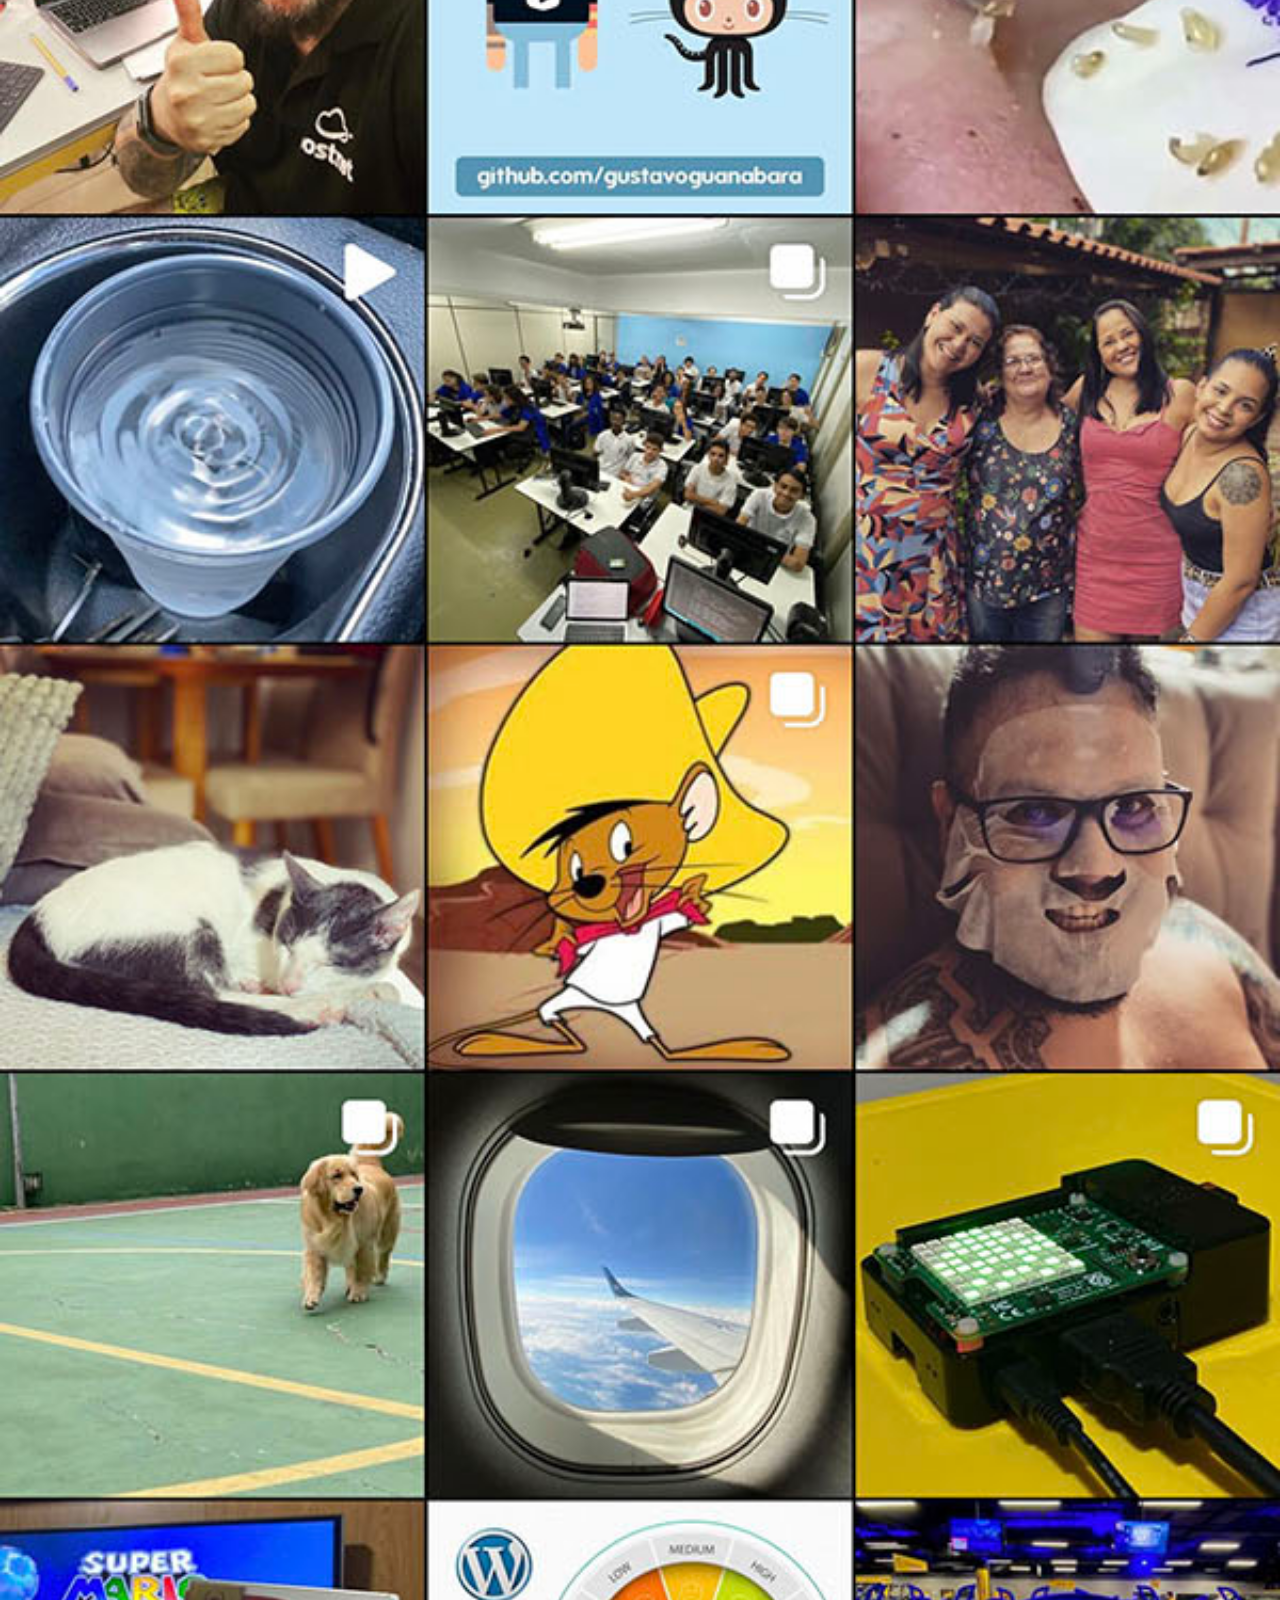
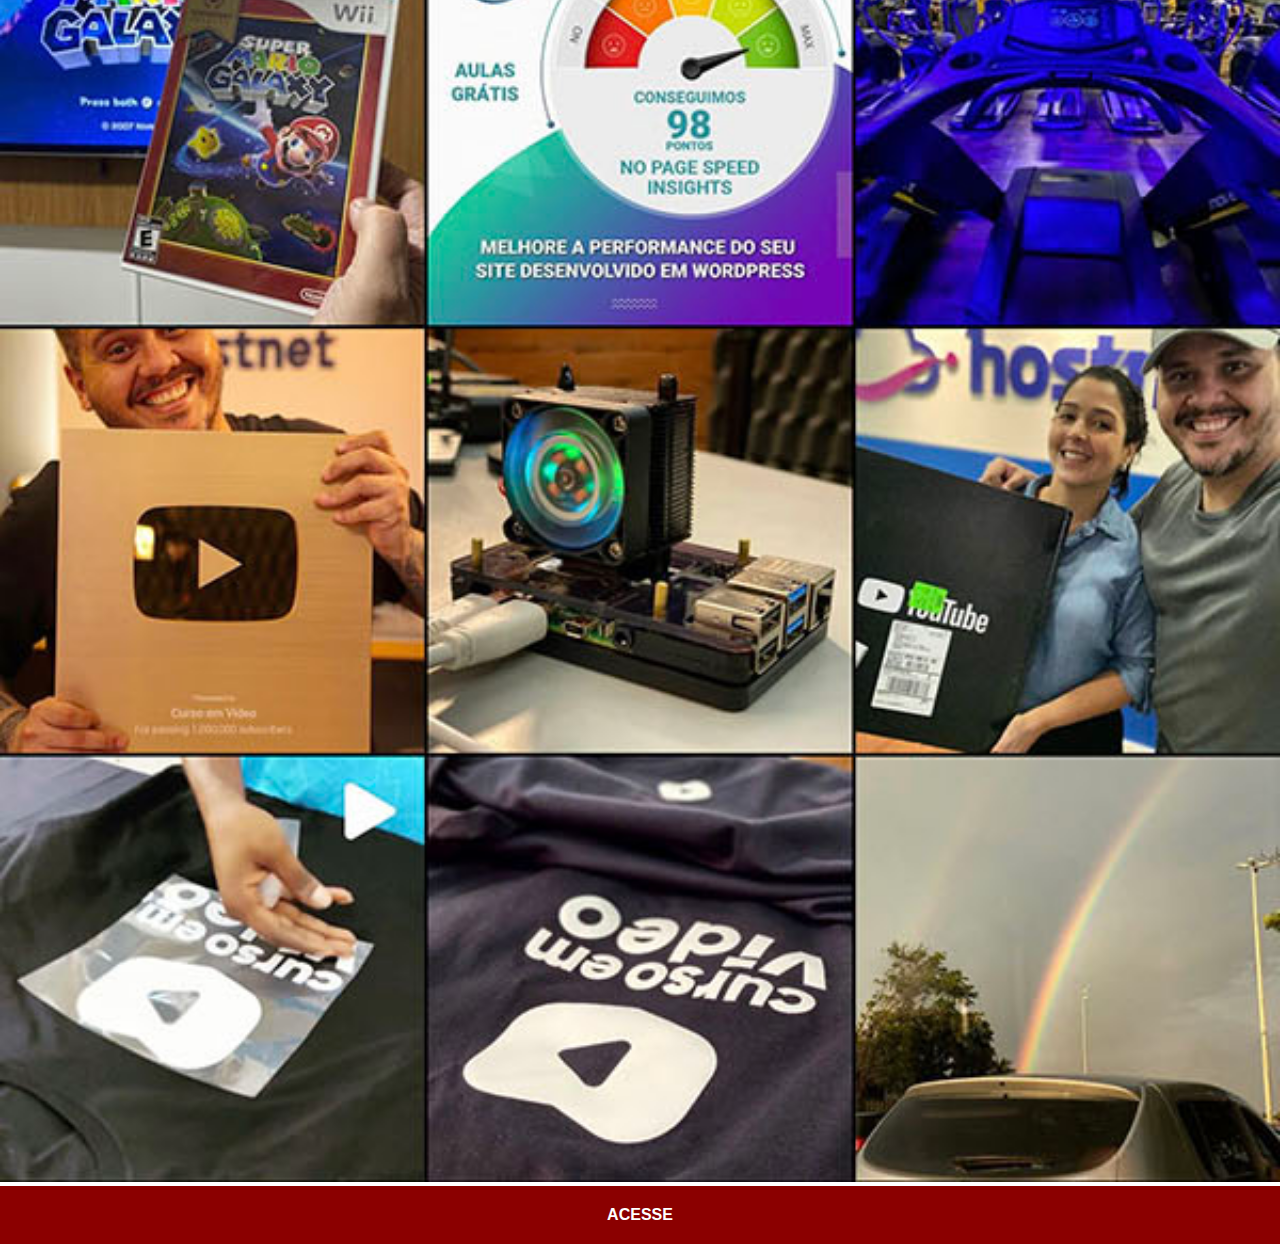
<file: instagram.html>
<!DOCTYPE html>
<html lang="pt-br">
<head>
    <meta charset="UTF-8">
    <meta name="viewport" content="width=device-width, initial-scale=1.0">
    <title>Instagram</title>
    <link rel="stylesheet" href="estilos/social.css">
</head>
<body>
    <img src="imagens/tela-instagram.jpg" alt="Instagram">
    <a href="https://www.instagram.com/n4kfps/" target="_blank">ACESSE</a>
</body>
</html>
</file>
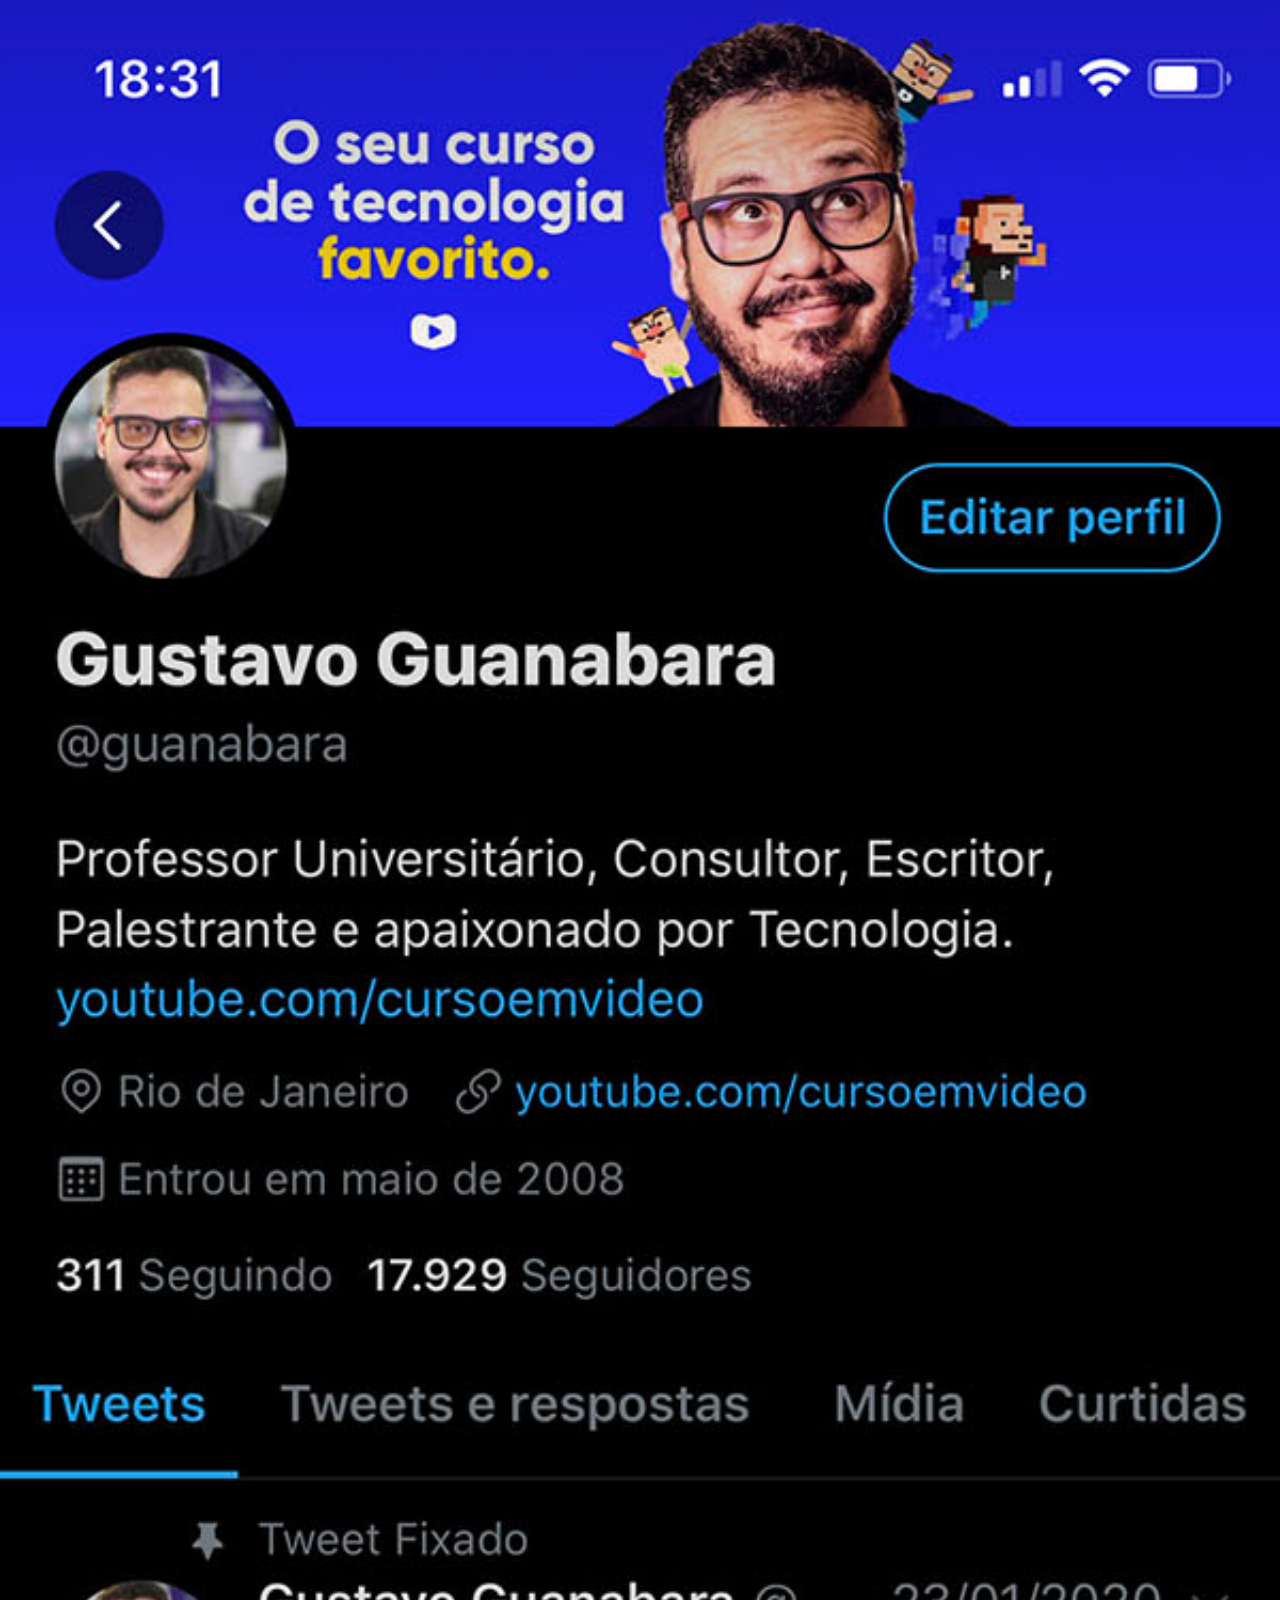
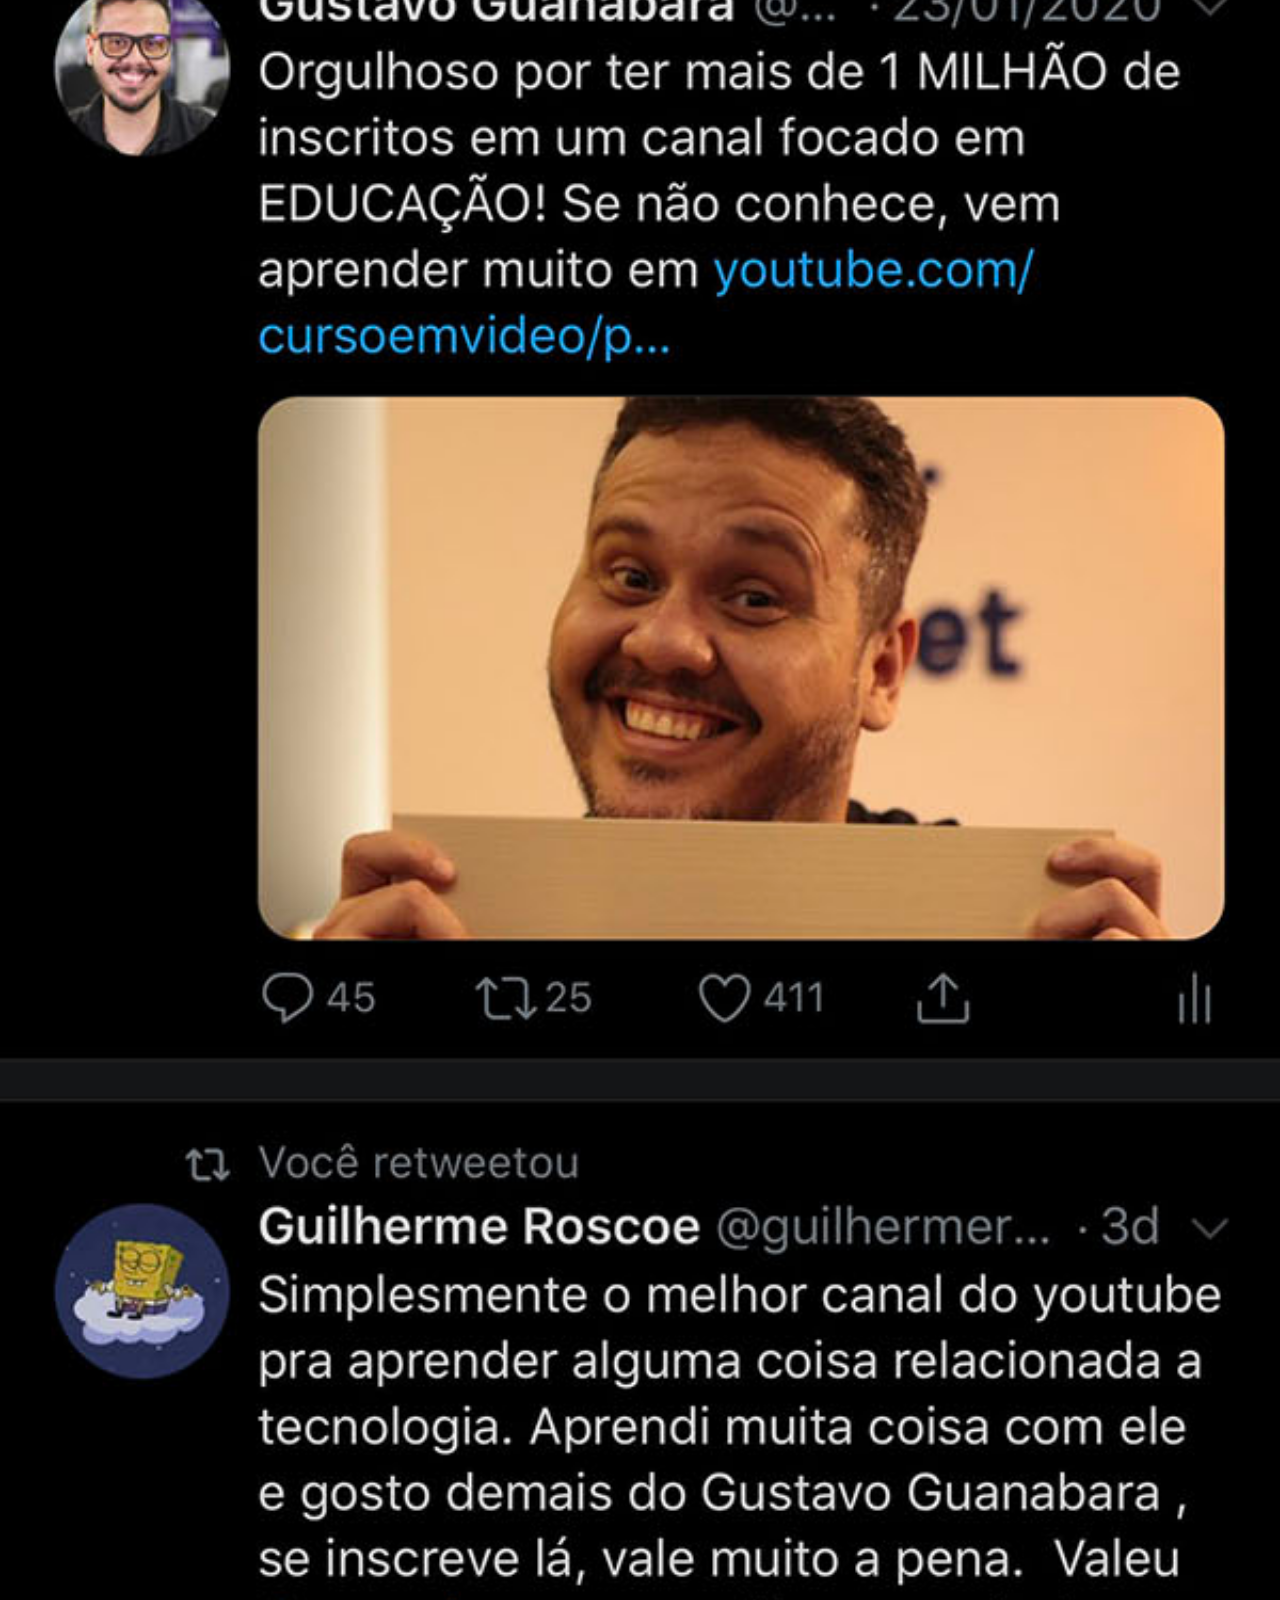
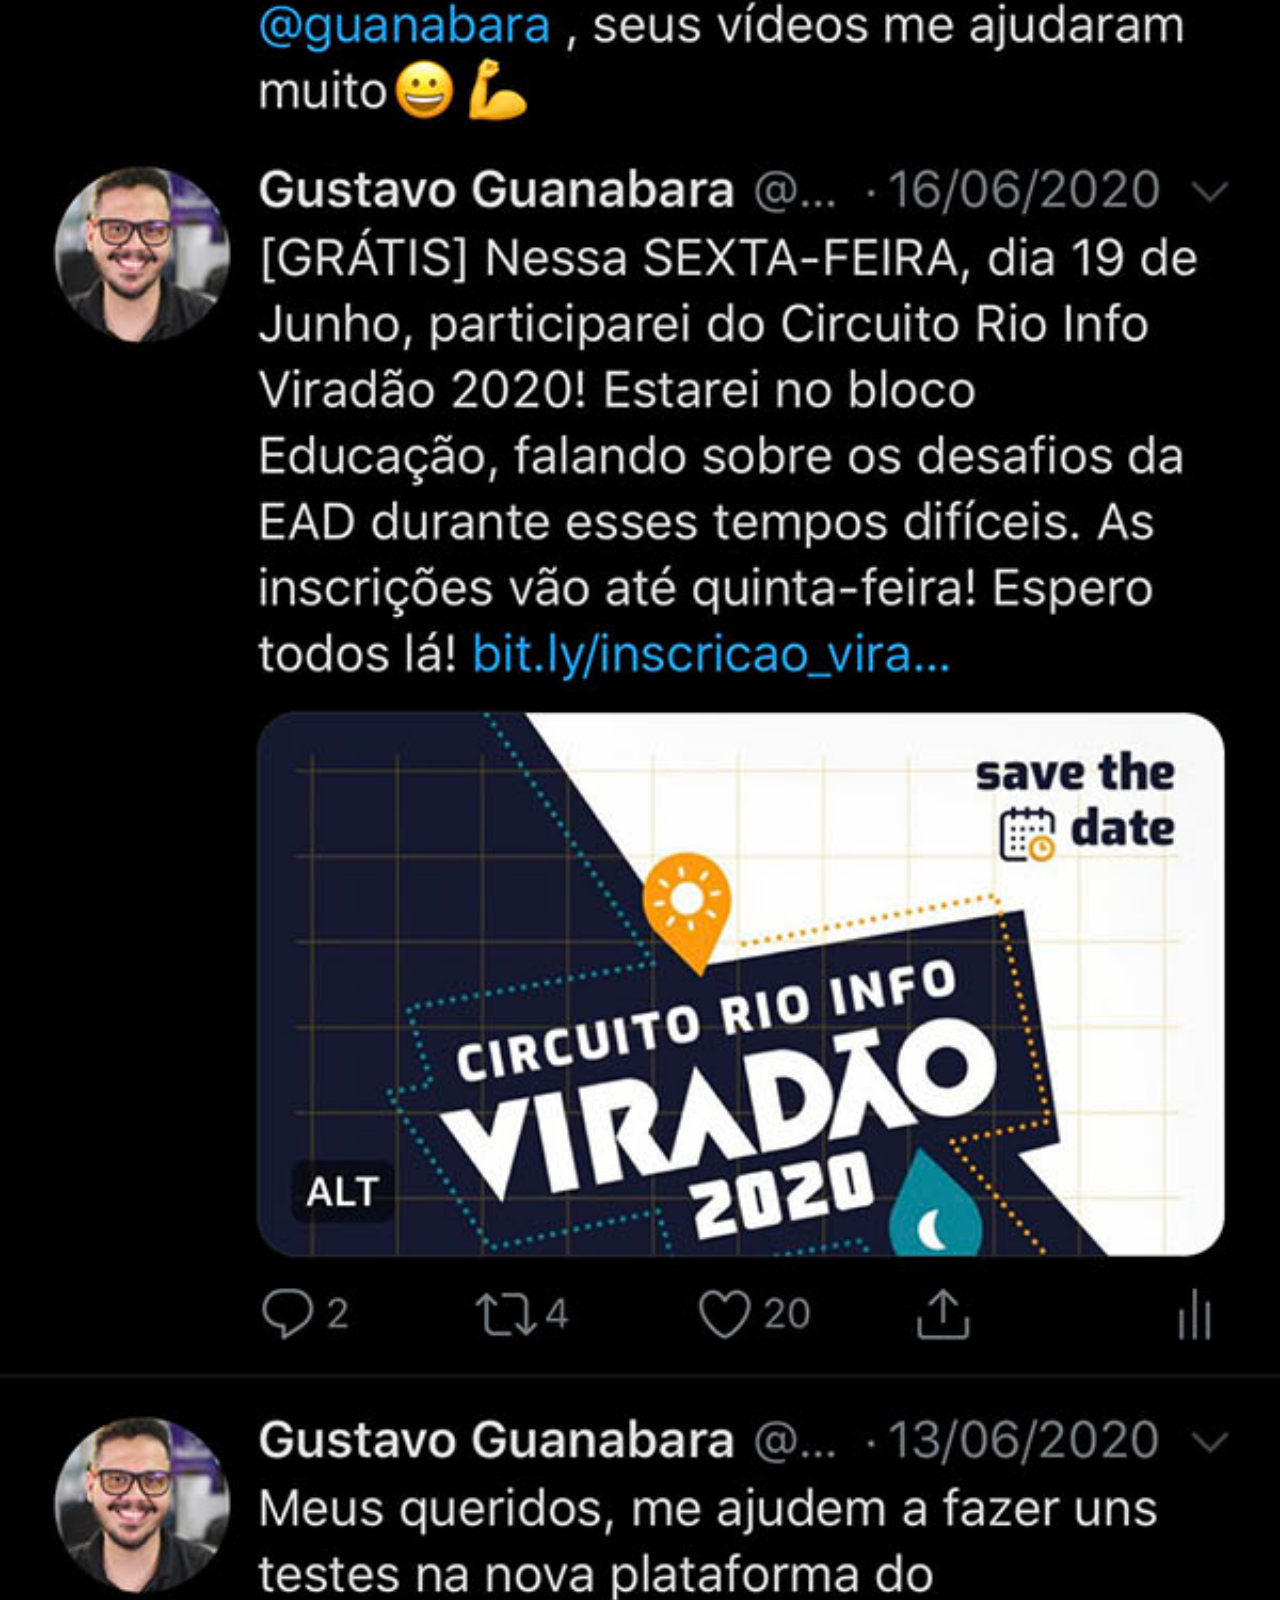
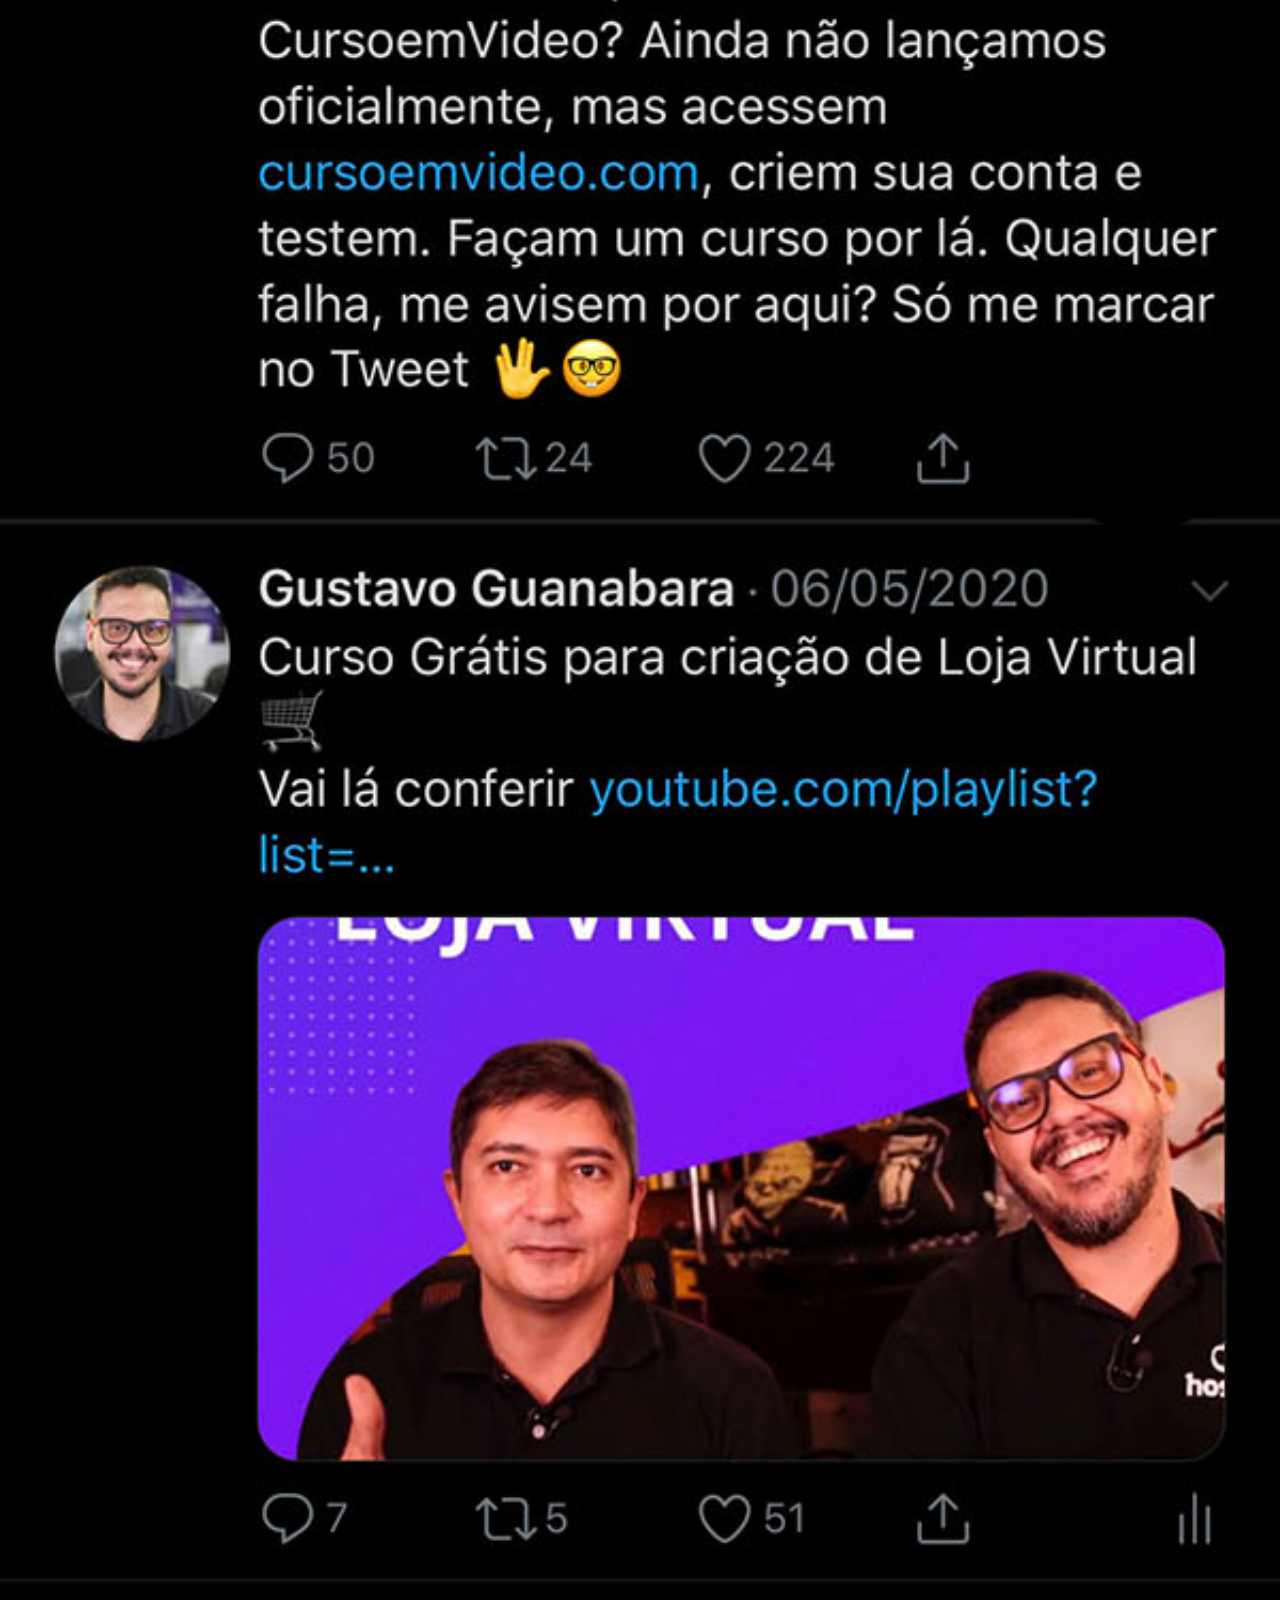
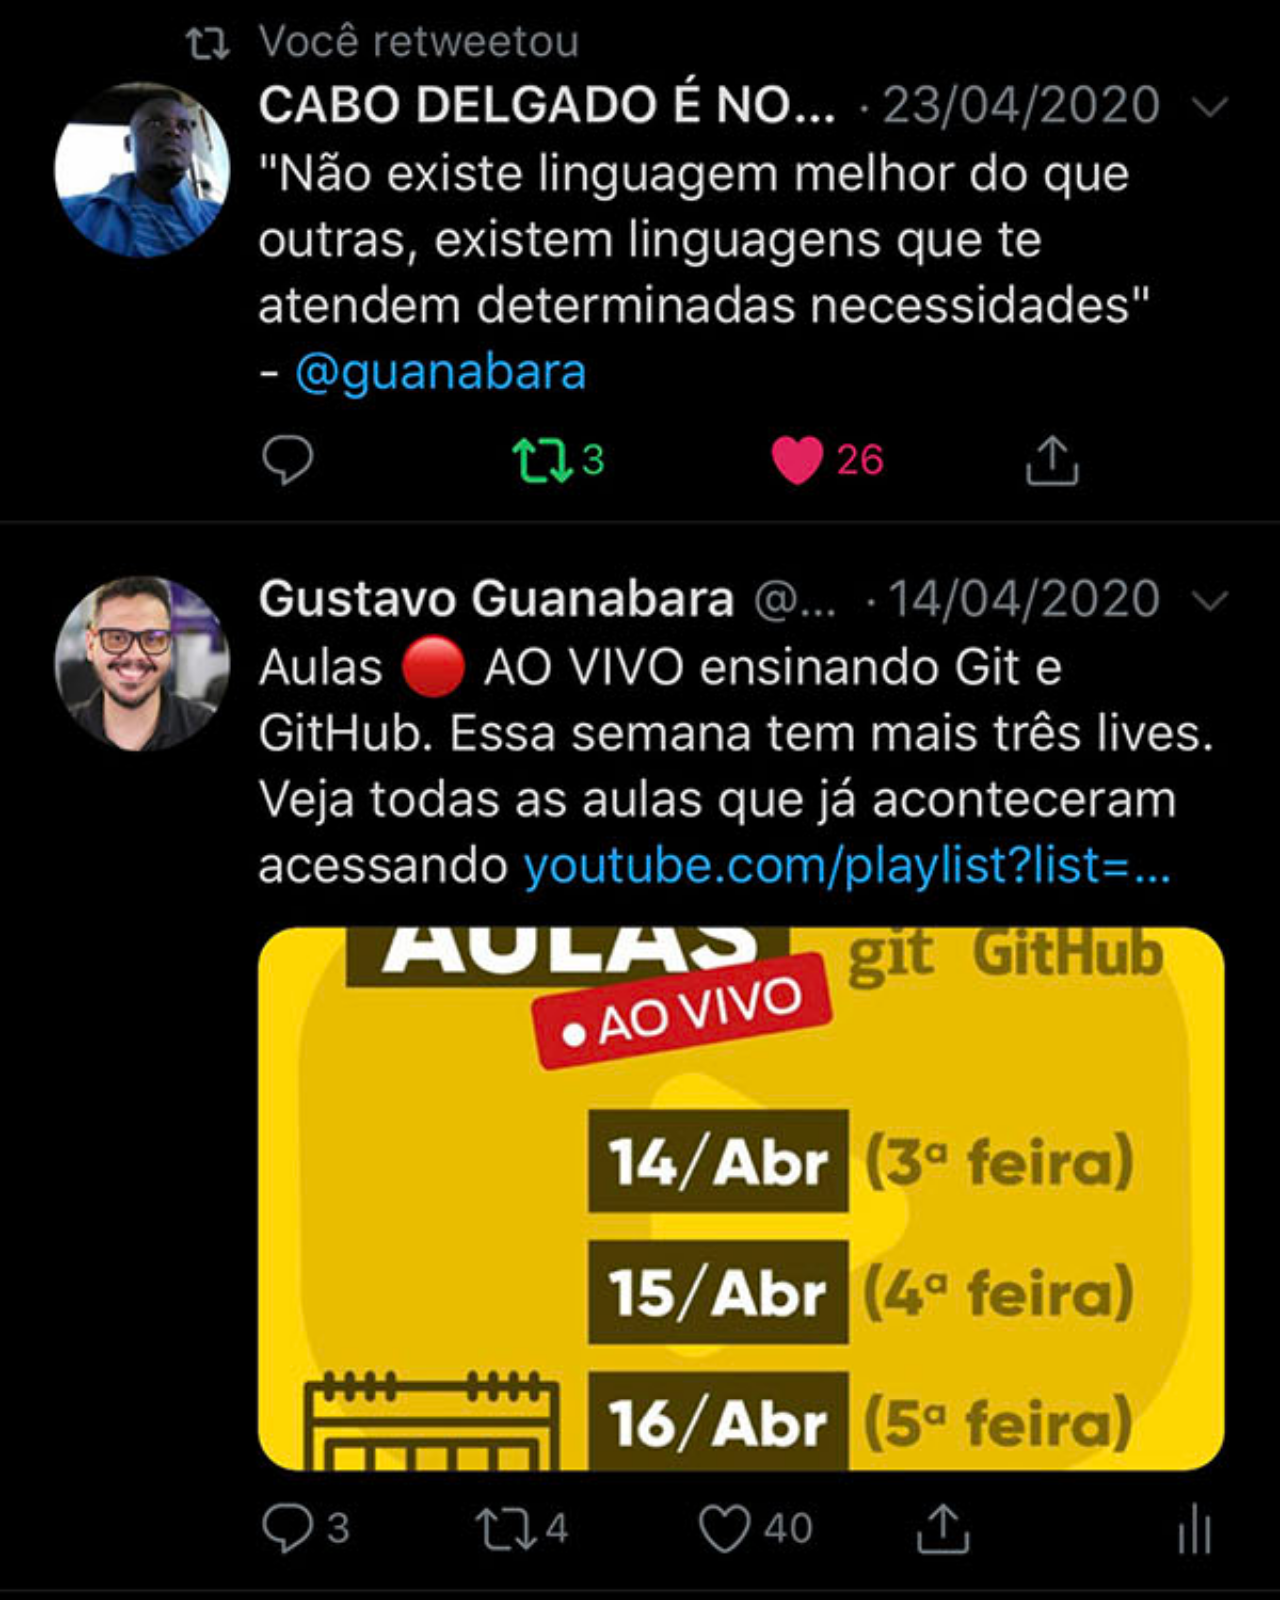
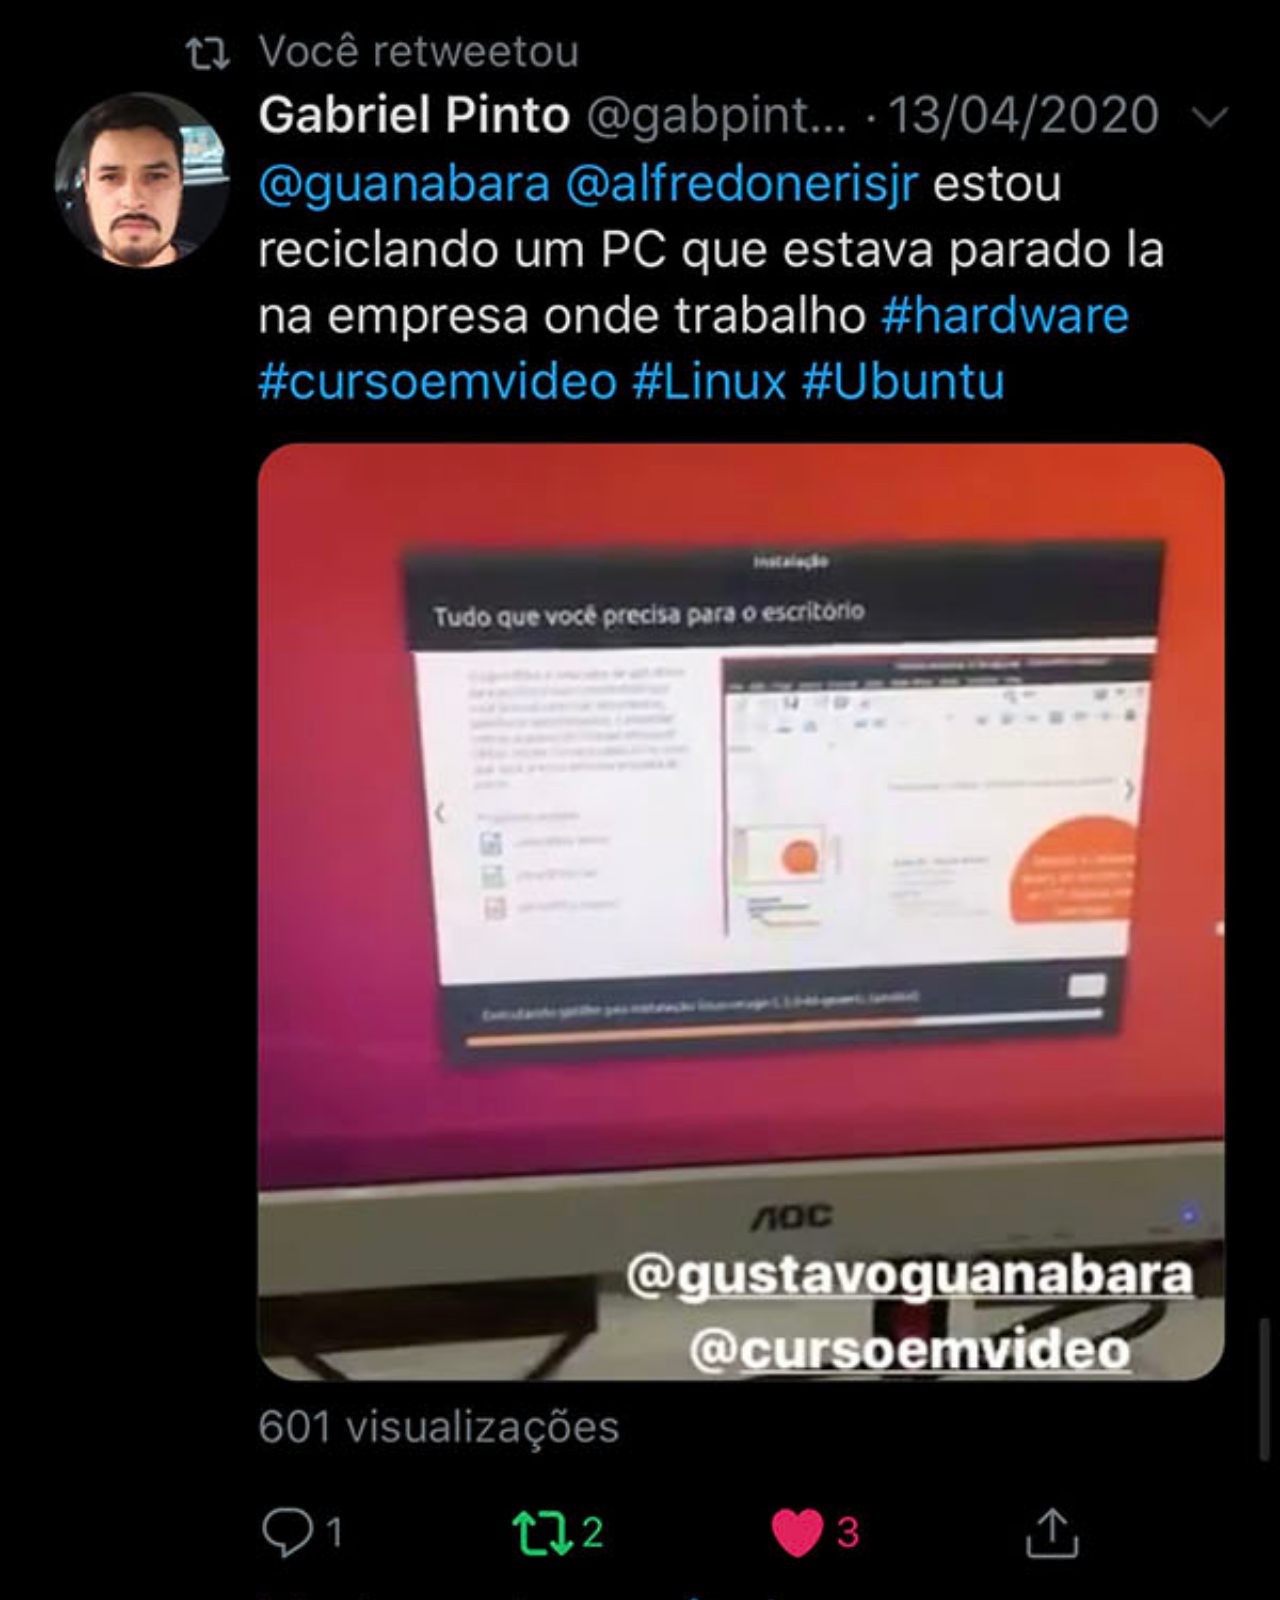
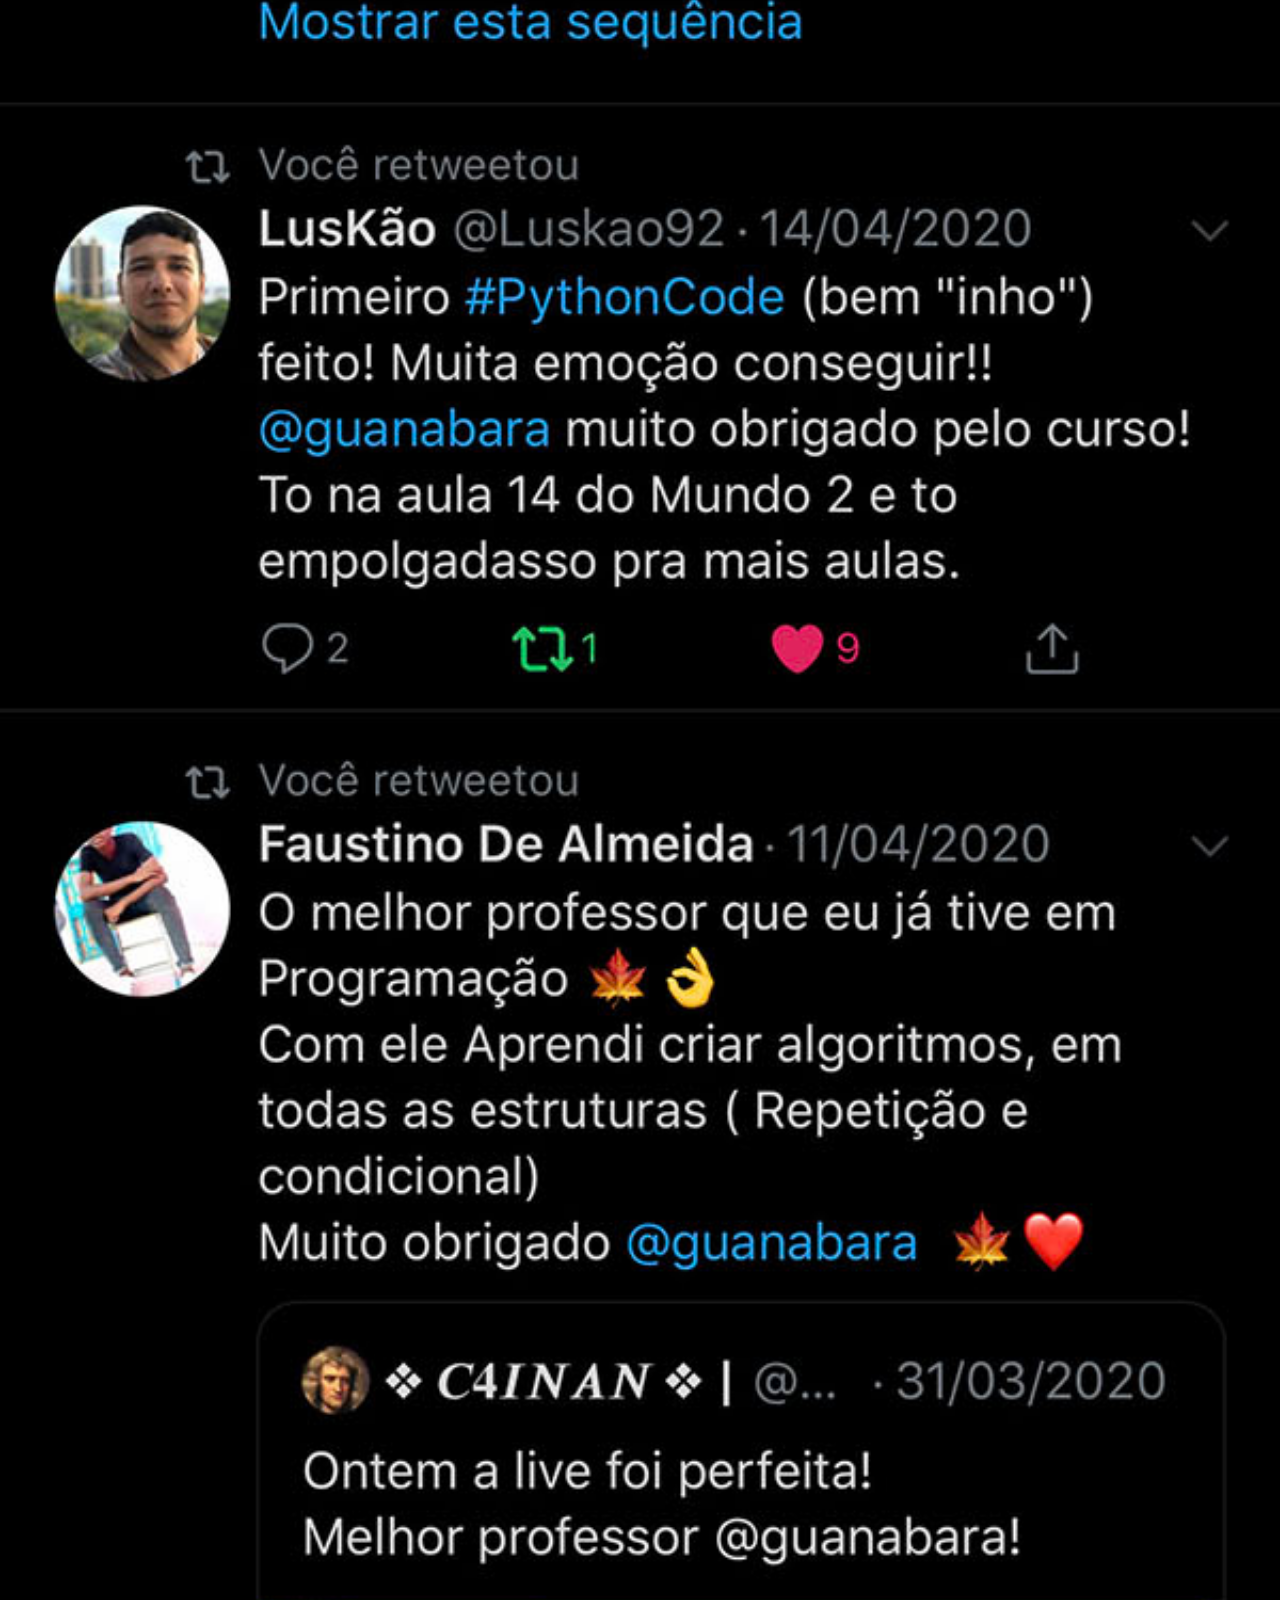
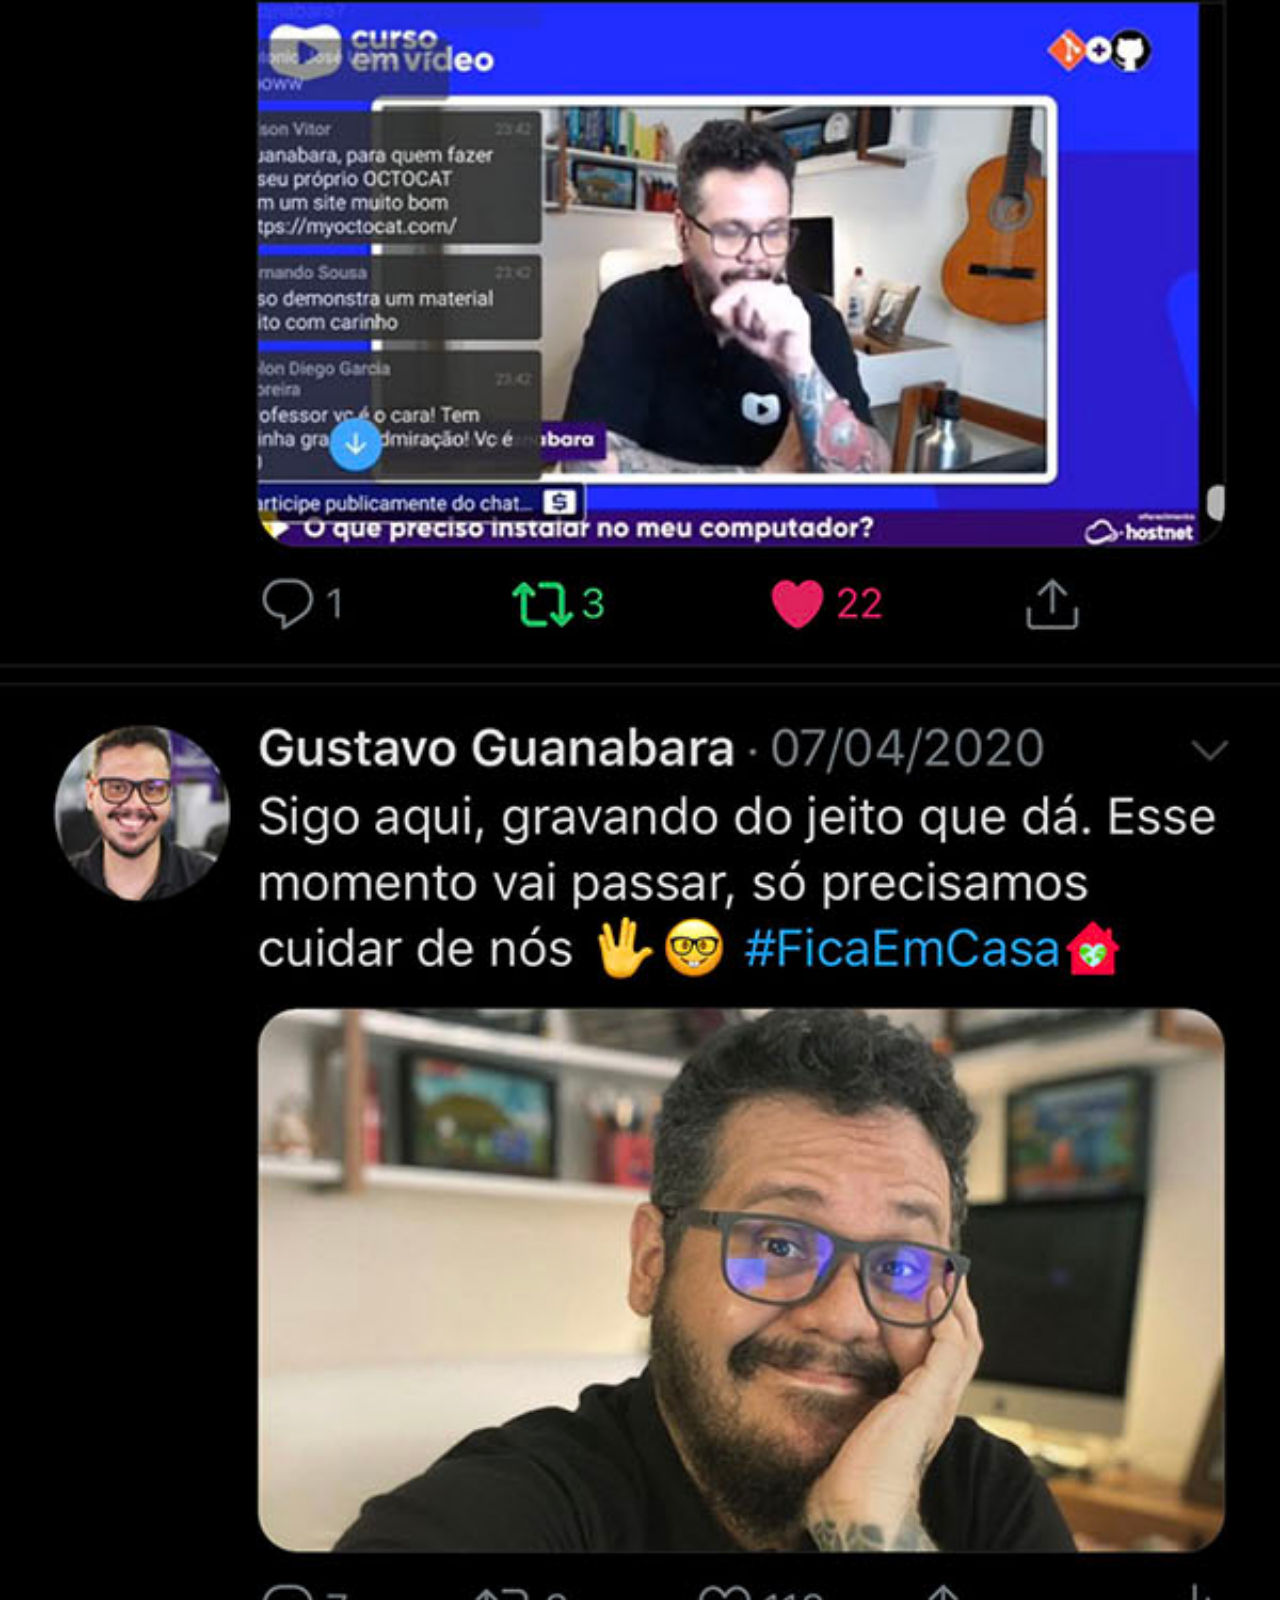
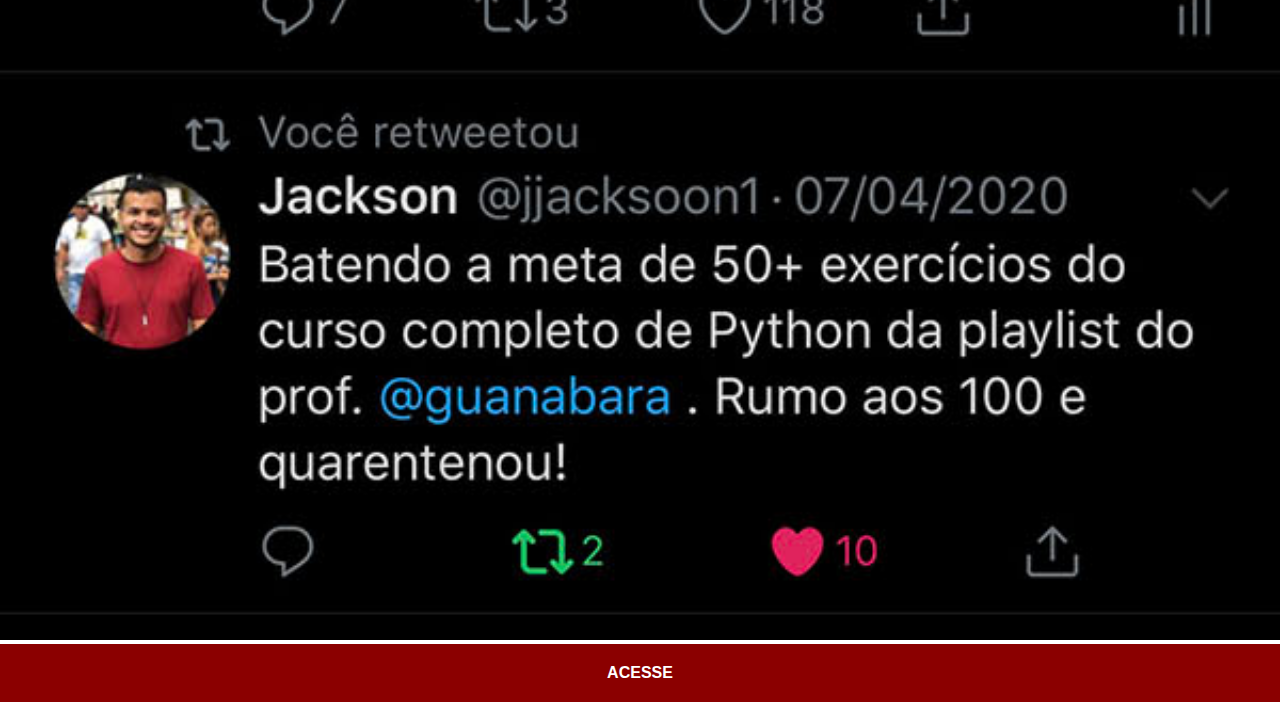
<file: twitter.html>
<!DOCTYPE html>
<html lang="pt-br">
<head>
    <meta charset="UTF-8">
    <meta name="viewport" content="width=device-width, initial-scale=1.0">
    <title>Twitter</title>
    <link rel="stylesheet" href="estilos/social.css">
</head>
<body>
    <img src="imagens/tela-twitter.jpg" alt="Twitter">
    <a href="#" target="_blank">ACESSE</a>
</body>
</html>
</file>
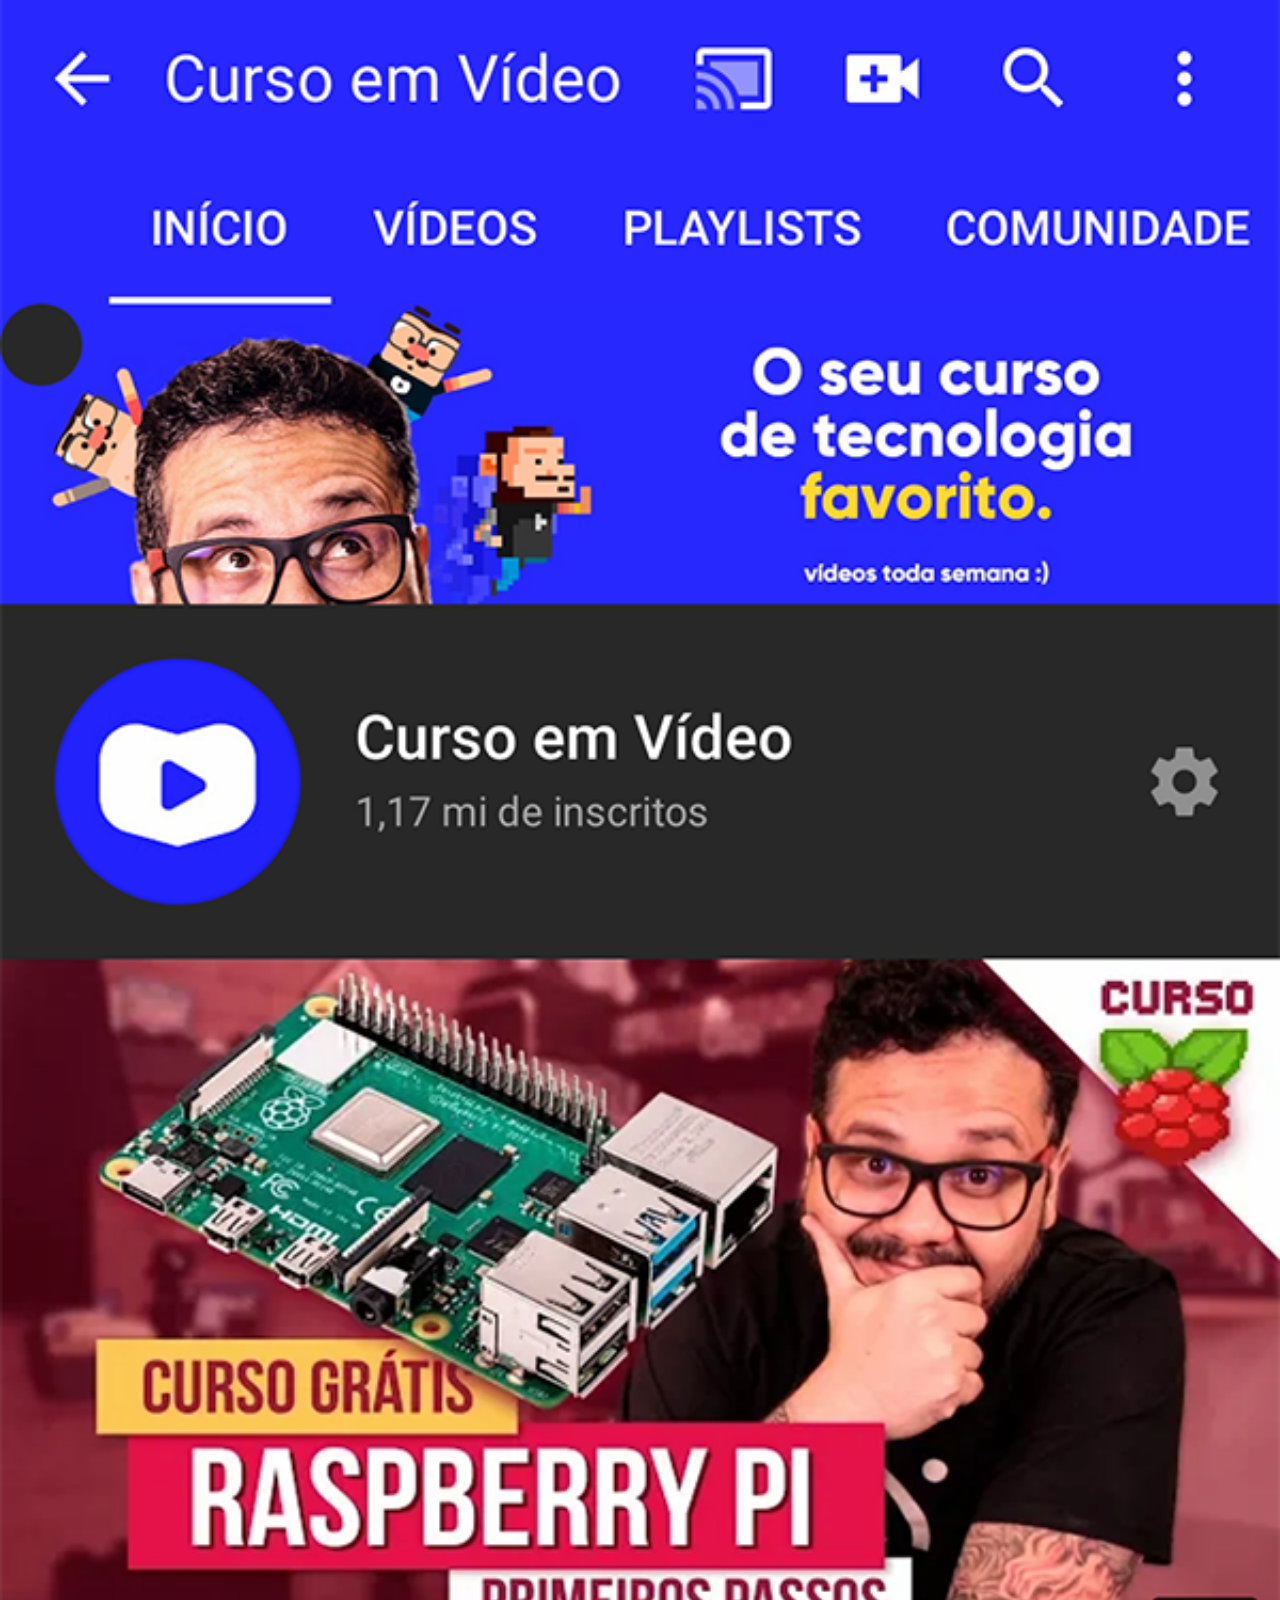
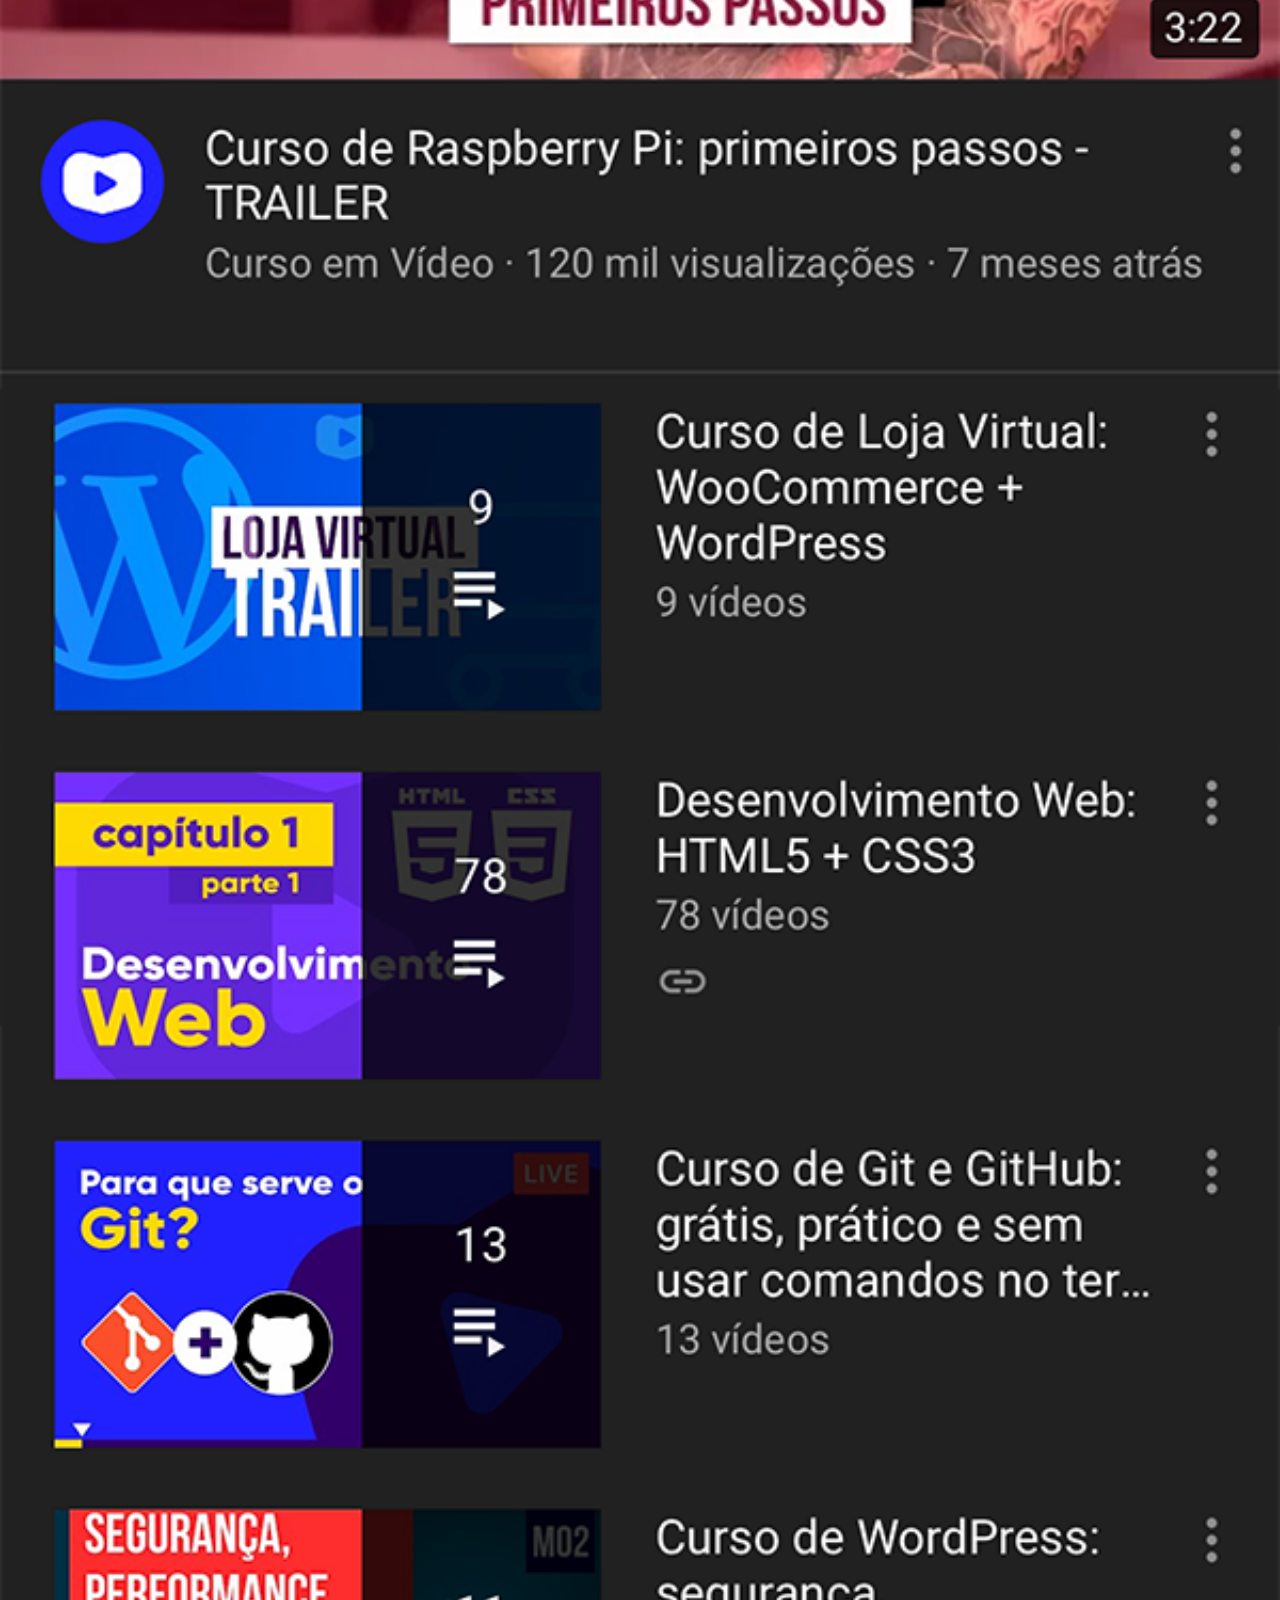
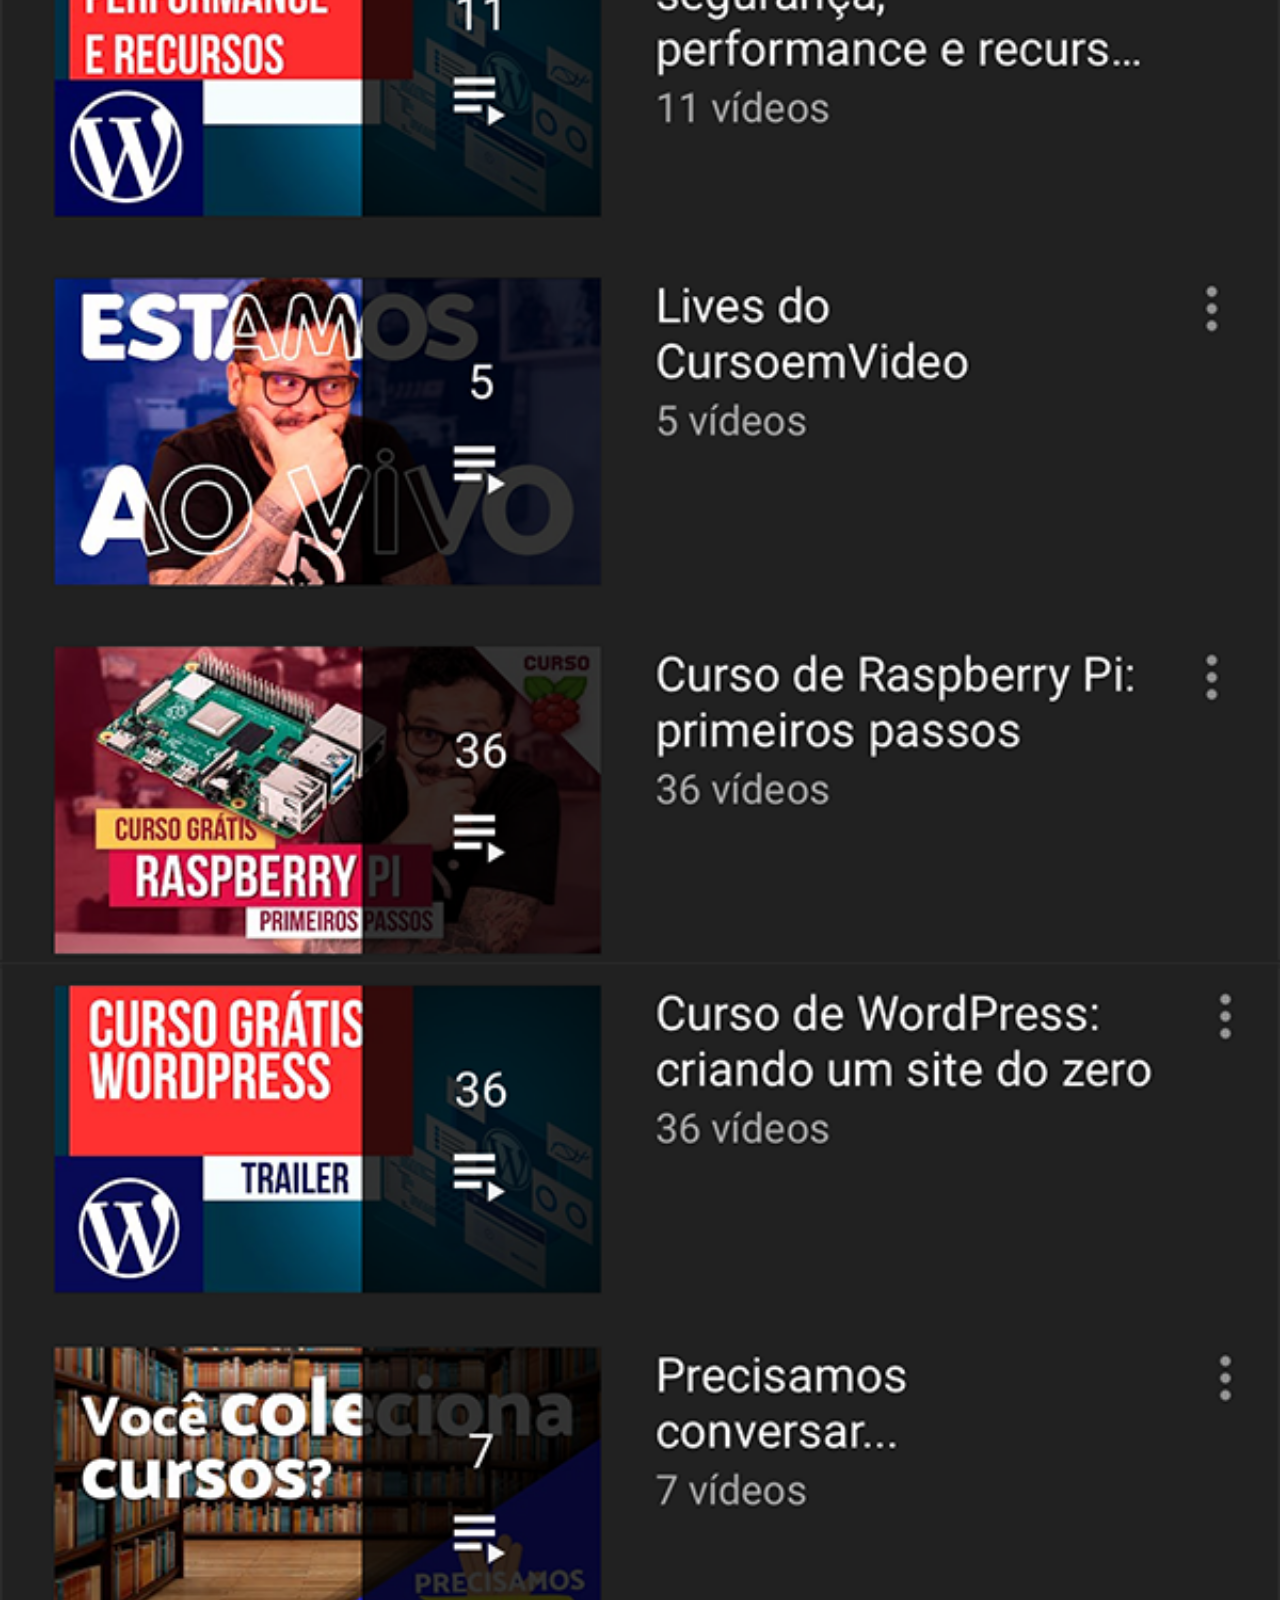
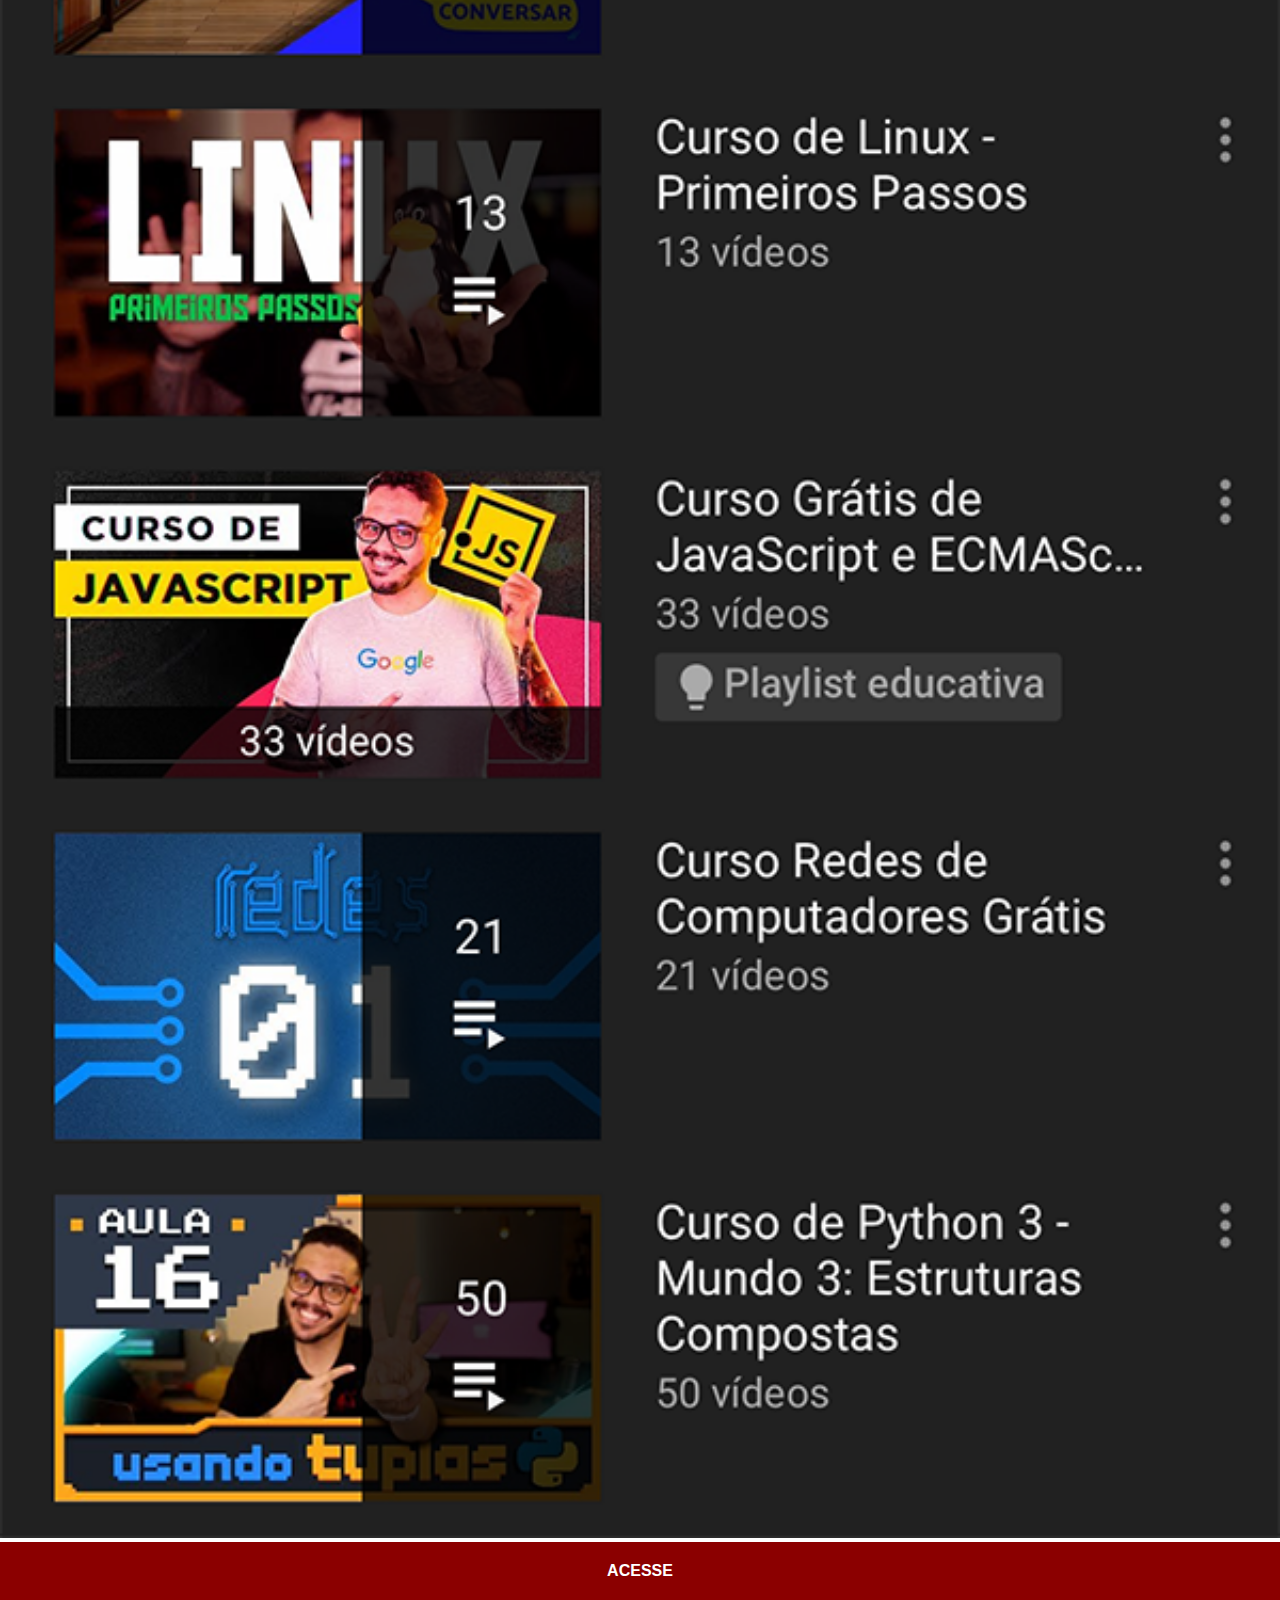
<file: youtube.html>
<!DOCTYPE html>
<html lang="pt-br">
<head>
    <meta charset="UTF-8">
    <meta name="viewport" content="width=device-width, initial-scale=1.0">
    <title>YouTube</title>
    <link rel="stylesheet" href="estilos/social.css">
</head>
<body>
    <img src="imagens/tela-youtube.png" alt="YouTube">
    <a href="https://www.youtube.com/@CursoemVideo/shorts" target="_blank">ACESSE</a>
</body>
</html>
</file>
<file: estilos/style.css>
@charset "UTF-8";

* {
    margin: 0px;
    padding: 0px;
    font-family: Arial, Helvetica, sans-serif;
}

html, body {
    height: 100vh;
    width: 100vw;
    background-color: black;
}

body {
    background: url(../imagens/fundo-madeira.jpg) no-repeat top center;
    background-size: cover;
    background-attachment: fixed;
}

main {
    position: relative;
    height: 100vh;
   
}

section#telefone {
    position: absolute;
    top: 50%;
    left: 50%;
    transform: translate(-50%, -50%);
    height: 621px;
    width: 311px;
    background: url(../imagens/frame-iphone.png) no-repeat;
}

iframe#tela {
    position: relative;
    top: 80px;
    left: 23px;
    width: 267px;
    height: 471px;
}

section#redes-sociais {
    text-align: right;
}

section#redes-sociais img {
    width: 50px;
   margin: 10px;
   border-radius: 50%;
    box-shadow: 2px 2px 5px rgba(0, 0, 0, 0.400);
    box-sizing: border-box;
 }

 section#redes-sociais img:hover {
    border: 2px solid rgba(255, 255, 255, 0.795);
    transition: .5s;
 }
</file>
<file: estilos/social.css>
@charset "UTF-8";

* {
    margin: 0px ;
    padding: 0px;
    font-family: Arial, Helvetica, sans-serif;
}

::-webkit-scrollbar{
    width: 0;
    height: 0;
}


img {
    width: 100vw;
}

a {
    display: block;
    background-color: darkred;
    color: white;
    padding: 20px;
    text-align: center;
    font-weight: bolder;
    text-decoration: none;
}

a:hover {
    background-color: red;
}
</file>
